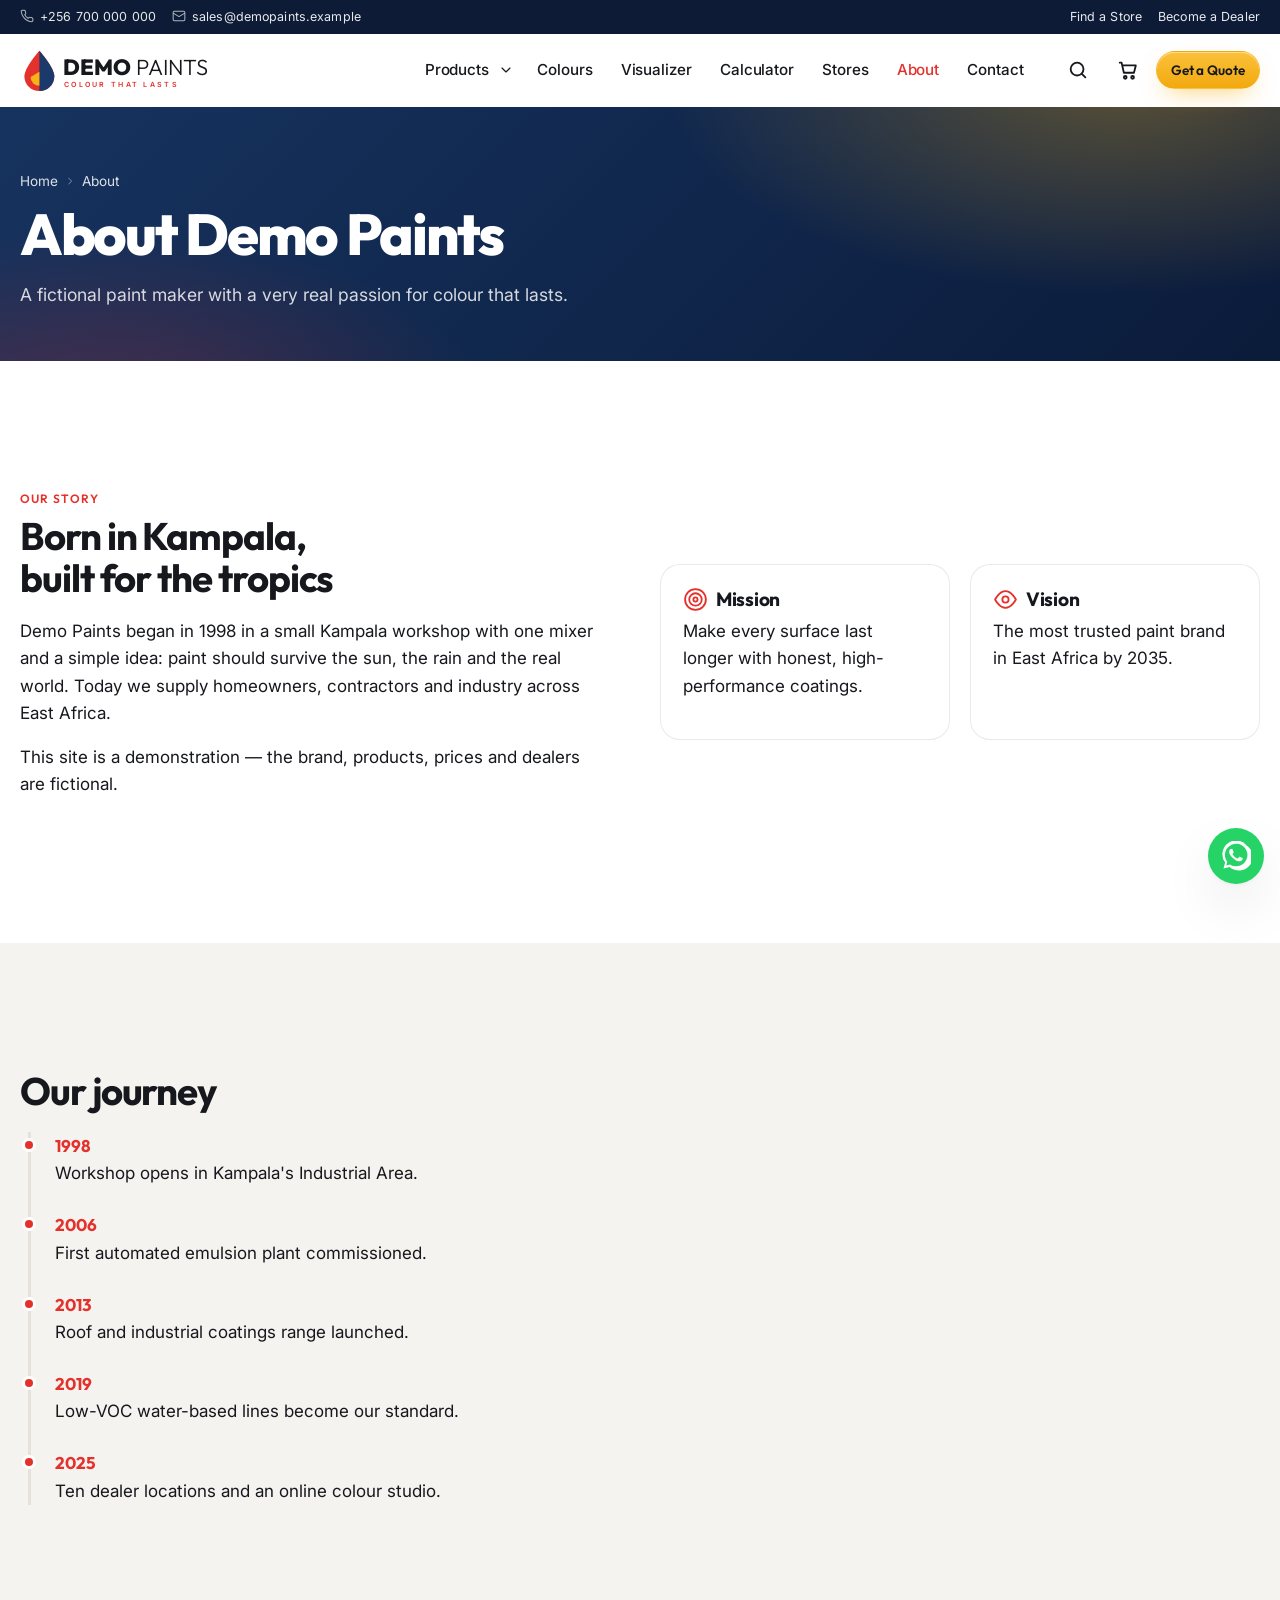
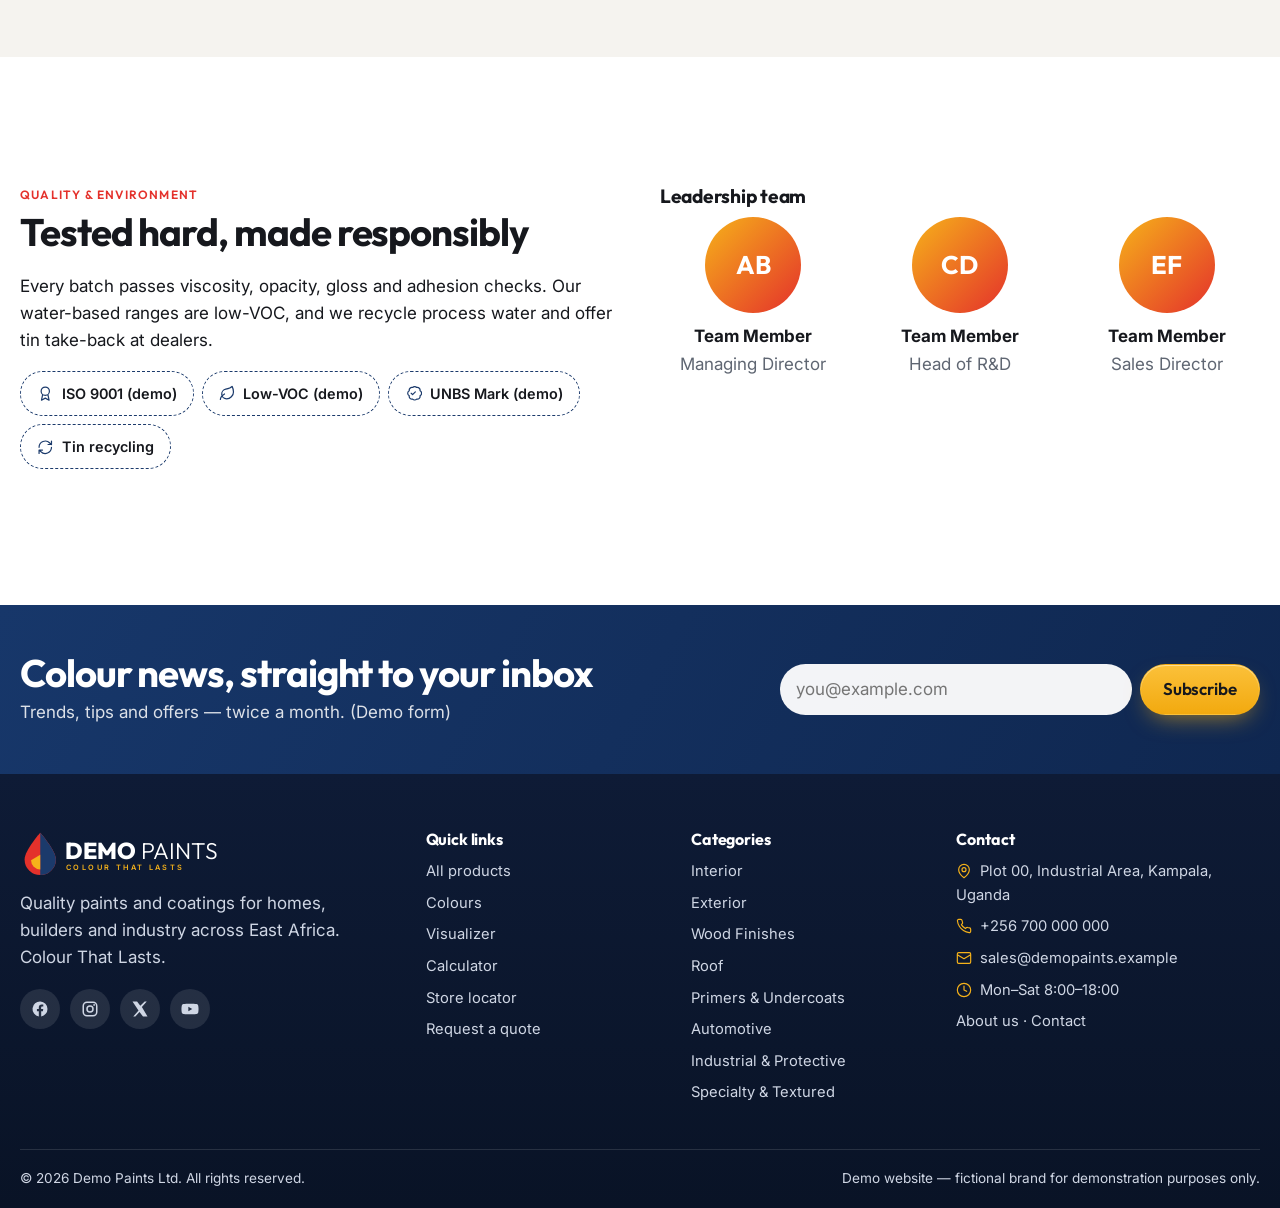
<file: about.html>
<!doctype html>
<html lang="en">
<head>
<meta charset="utf-8">
<meta name="viewport" content="width=device-width,initial-scale=1">
<title>About Demo Paints | Colour That Lasts</title>
<meta name="description" content="The story, mission and quality commitments of Demo Paints, a fictional East African paint manufacturer.">
<meta property="og:title" content="About Demo Paints | Colour That Lasts">
<meta property="og:description" content="The story, mission and quality commitments of Demo Paints, a fictional East African paint manufacturer.">
<meta property="og:type" content="website">
<meta name="theme-color" content="#1B3A6B">
<link rel="preconnect" href="https://fonts.googleapis.com">
<link rel="preconnect" href="https://fonts.gstatic.com" crossorigin>
<link href="https://fonts.googleapis.com/css2?family=Inter:wght@400;500;600&family=Outfit:wght@300;600;700;800&display=swap" rel="stylesheet">
<link rel="stylesheet" href="assets/css/style.css">
</head>
<body data-page="about">
<div id="site-header"></div>
<main id="main">
<div class="page-hero"><div class="container"><div class="crumbs"><a href="index.html">Home</a> <i data-ic="chevron-right"></i> About</div><h1>About Demo Paints</h1><p>A fictional paint maker with a very real passion for colour that lasts.</p></div></div><section class="section"><div class="container grid g2" style="align-items:center;gap:40px"><div><span class="eyebrow">Our story</span><h2>Born in Kampala, built for the tropics</h2><p>Demo Paints began in 1998 in a small Kampala workshop with one mixer and a simple idea: paint should survive the sun, the rain and the real world. Today we supply homeowners, contractors and industry across East Africa.</p><p>This site is a demonstration — the brand, products, prices and dealers are fictional.</p></div>
<div class="grid g2"><div class="info-card reveal"><h3 class="ic-h"><i data-ic="target"></i>Mission</h3><p>Make every surface last longer with honest, high-performance coatings.</p></div><div class="info-card reveal"><h3 class="ic-h"><i data-ic="eye"></i>Vision</h3><p>The most trusted paint brand in East Africa by 2035.</p></div></div></div></section>
<section class="section section-alt"><div class="container"><h2>Our journey</h2><div class="timeline"><div class="tl"><b>1998</b><p>Workshop opens in Kampala's Industrial Area.</p></div><div class="tl"><b>2006</b><p>First automated emulsion plant commissioned.</p></div><div class="tl"><b>2013</b><p>Roof and industrial coatings range launched.</p></div><div class="tl"><b>2019</b><p>Low-VOC water-based lines become our standard.</p></div><div class="tl"><b>2025</b><p>Ten dealer locations and an online colour studio.</p></div></div></div></section>
<section class="section"><div class="container grid g2" style="gap:40px"><div><span class="eyebrow">Quality &amp; environment</span><h2>Tested hard, made responsibly</h2><p>Every batch passes viscosity, opacity, gloss and adhesion checks. Our water-based ranges are low-VOC, and we recycle process water and offer tin take-back at dealers.</p><div><span class="cert"><i data-ic="medal"></i>ISO 9001 (demo)</span><span class="cert"><i data-ic="leaf"></i>Low-VOC (demo)</span><span class="cert"><i data-ic="badge"></i>UNBS Mark (demo)</span><span class="cert"><i data-ic="recycle"></i>Tin recycling</span></div></div>
<div><h3>Leadership team</h3><div class="grid g3 keep2"><div class="team"><div class="av">AB</div><strong>Team Member</strong><p class="muted" style="margin:0">Managing Director</p></div><div class="team"><div class="av">CD</div><strong>Team Member</strong><p class="muted" style="margin:0">Head of R&amp;D</p></div><div class="team"><div class="av">EF</div><strong>Team Member</strong><p class="muted" style="margin:0">Sales Director</p></div></div></div></div></section>
</main>
<div id="site-footer"></div>
<script src="assets/js/products.js" defer></script>
<script src="assets/js/cart.js" defer></script>
<script src="assets/js/main.js" defer></script>
<script src="assets/js/pages.js" defer></script>
</body>
</html>
</file>
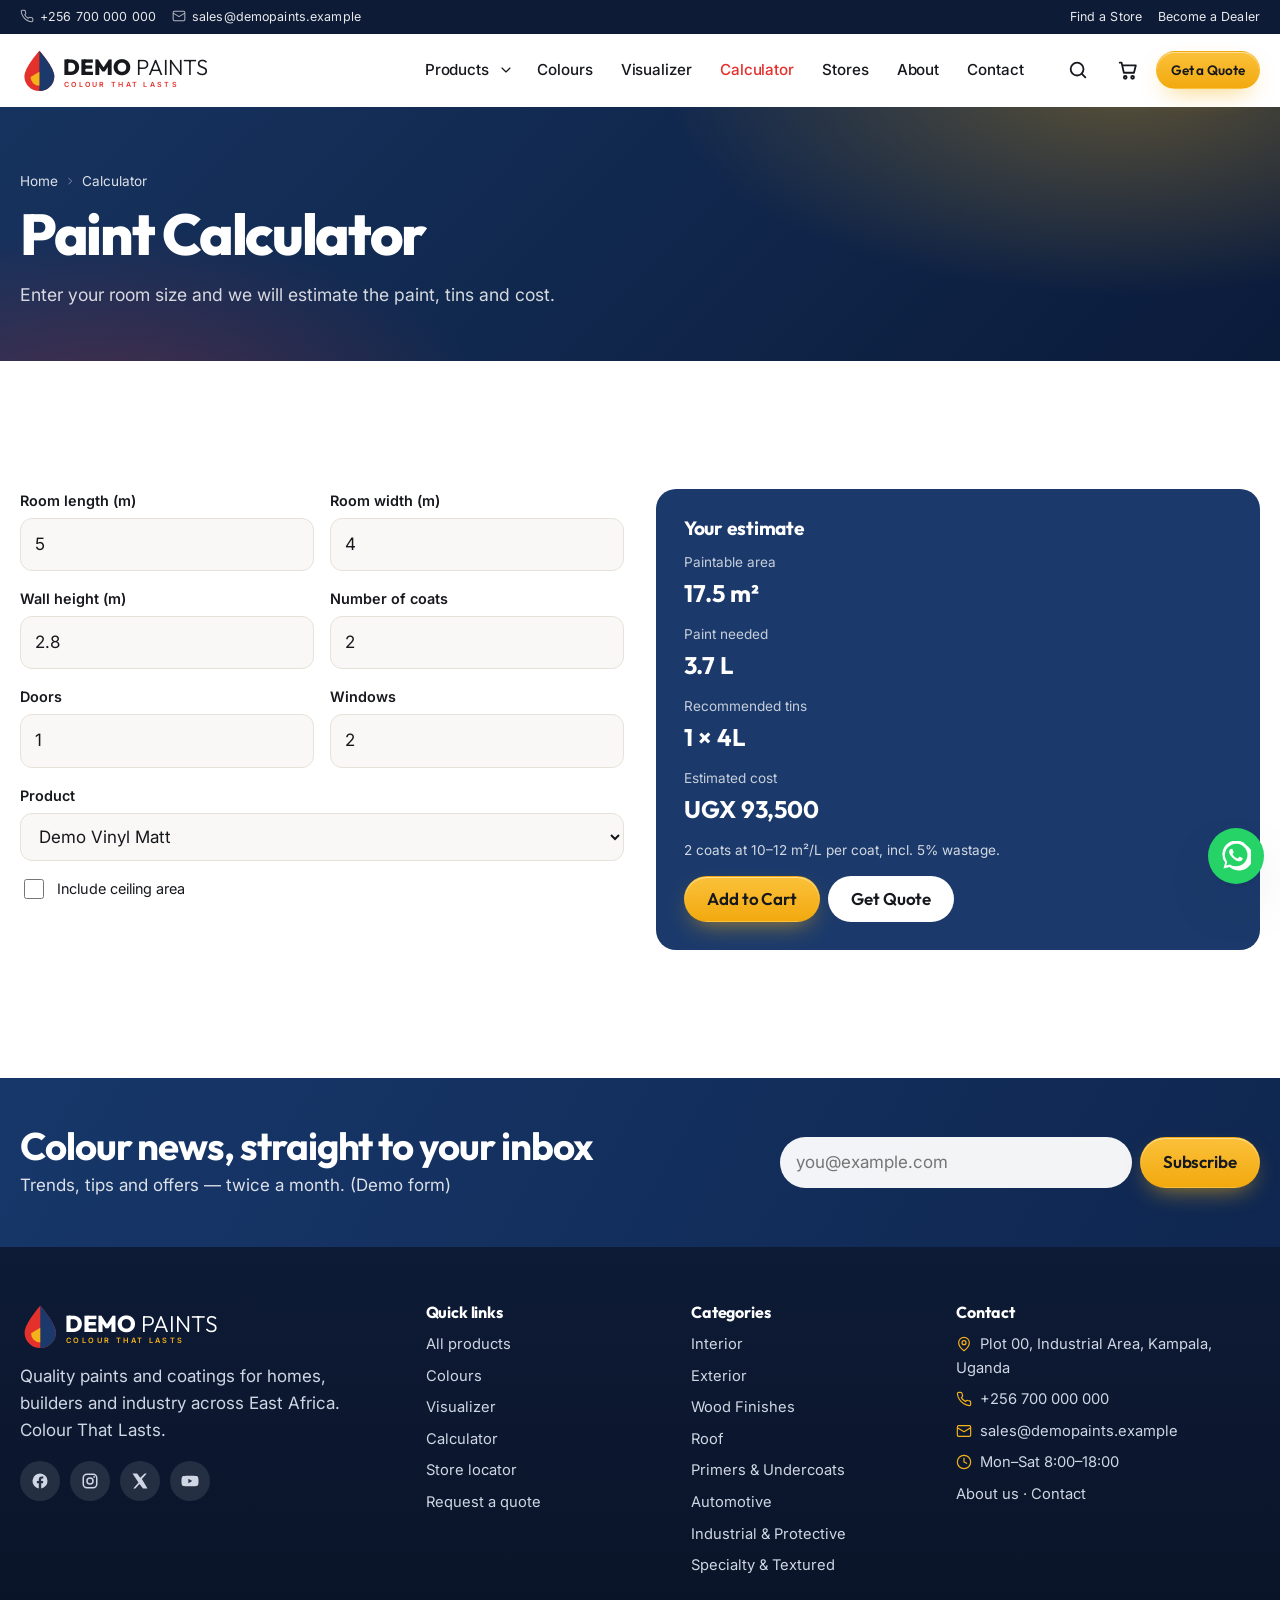
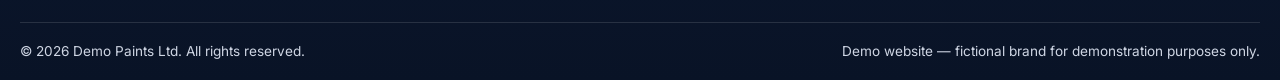
<file: calculator.html>
<!doctype html>
<html lang="en">
<head>
<meta charset="utf-8">
<meta name="viewport" content="width=device-width,initial-scale=1">
<title>Paint Quantity Calculator | Demo Paints</title>
<meta name="description" content="Work out how many litres of paint you need, the best tin combination and an estimated cost.">
<meta property="og:title" content="Paint Quantity Calculator | Demo Paints">
<meta property="og:description" content="Work out how many litres of paint you need, the best tin combination and an estimated cost.">
<meta property="og:type" content="website">
<meta name="theme-color" content="#1B3A6B">
<link rel="preconnect" href="https://fonts.googleapis.com">
<link rel="preconnect" href="https://fonts.gstatic.com" crossorigin>
<link href="https://fonts.googleapis.com/css2?family=Inter:wght@400;500;600&family=Outfit:wght@300;600;700;800&display=swap" rel="stylesheet">
<link rel="stylesheet" href="assets/css/style.css">
</head>
<body data-page="calculator">
<div id="site-header"></div>
<main id="main">
<div class="page-hero"><div class="container"><div class="crumbs"><a href="index.html">Home</a> <i data-ic="chevron-right"></i> Calculator</div><h1>Paint Calculator</h1><p>Enter your room size and we will estimate the paint, tins and cost.</p></div></div><section class="section"><div class="container calc-grid"><form id="calc-form" novalidate>
<div class="form-row"><div class="field"><label for="c-length">Room length (m)</label><input id="c-length" name="length" type="number" min="0" step="0.1" value="5"></div><div class="field"><label for="c-width">Room width (m)</label><input id="c-width" name="width" type="number" min="0" step="0.1" value="4"></div></div>
<div class="form-row"><div class="field"><label for="c-height">Wall height (m)</label><input id="c-height" name="height" type="number" min="0" step="0.1" value="2.8"></div><div class="field"><label for="c-coats">Number of coats</label><input id="c-coats" name="coats" type="number" min="1" max="4" value="2"></div></div>
<div class="form-row"><div class="field"><label for="c-doors">Doors</label><input id="c-doors" name="doors" type="number" min="0" value="1"></div><div class="field"><label for="c-windows">Windows</label><input id="c-windows" name="windows" type="number" min="0" value="2"></div></div>
<div class="field"><label for="c-product">Product</label><select id="c-product" name="product"></select></div>
<label class="check"><input type="checkbox" name="ceiling"><span>Include ceiling area</span></label></form>
<div class="result-card"><h3>Your estimate</h3><dl><dt>Paintable area</dt><dd id="r-area">—</dd><dt>Paint needed</dt><dd id="r-litres">—</dd><dt>Recommended tins</dt><dd id="r-tins">—</dd><dt>Estimated cost</dt><dd id="r-cost">—</dd></dl><p id="r-note" style="opacity:.8;font-size:.85rem;margin-top:12px"></p>
<div id="r-actions" style="display:flex;gap:8px;flex-wrap:wrap;margin-top:12px"><button class="btn btn-accent" id="r-cart" type="button">Add to Cart</button><button class="btn btn-white" id="r-quote" type="button">Get Quote</button></div></div></div></section>
</main>
<div id="site-footer"></div>
<script src="assets/js/products.js" defer></script>
<script src="assets/js/cart.js" defer></script>
<script src="assets/js/main.js" defer></script>
<script src="assets/js/pages.js" defer></script>
</body>
</html>
</file>
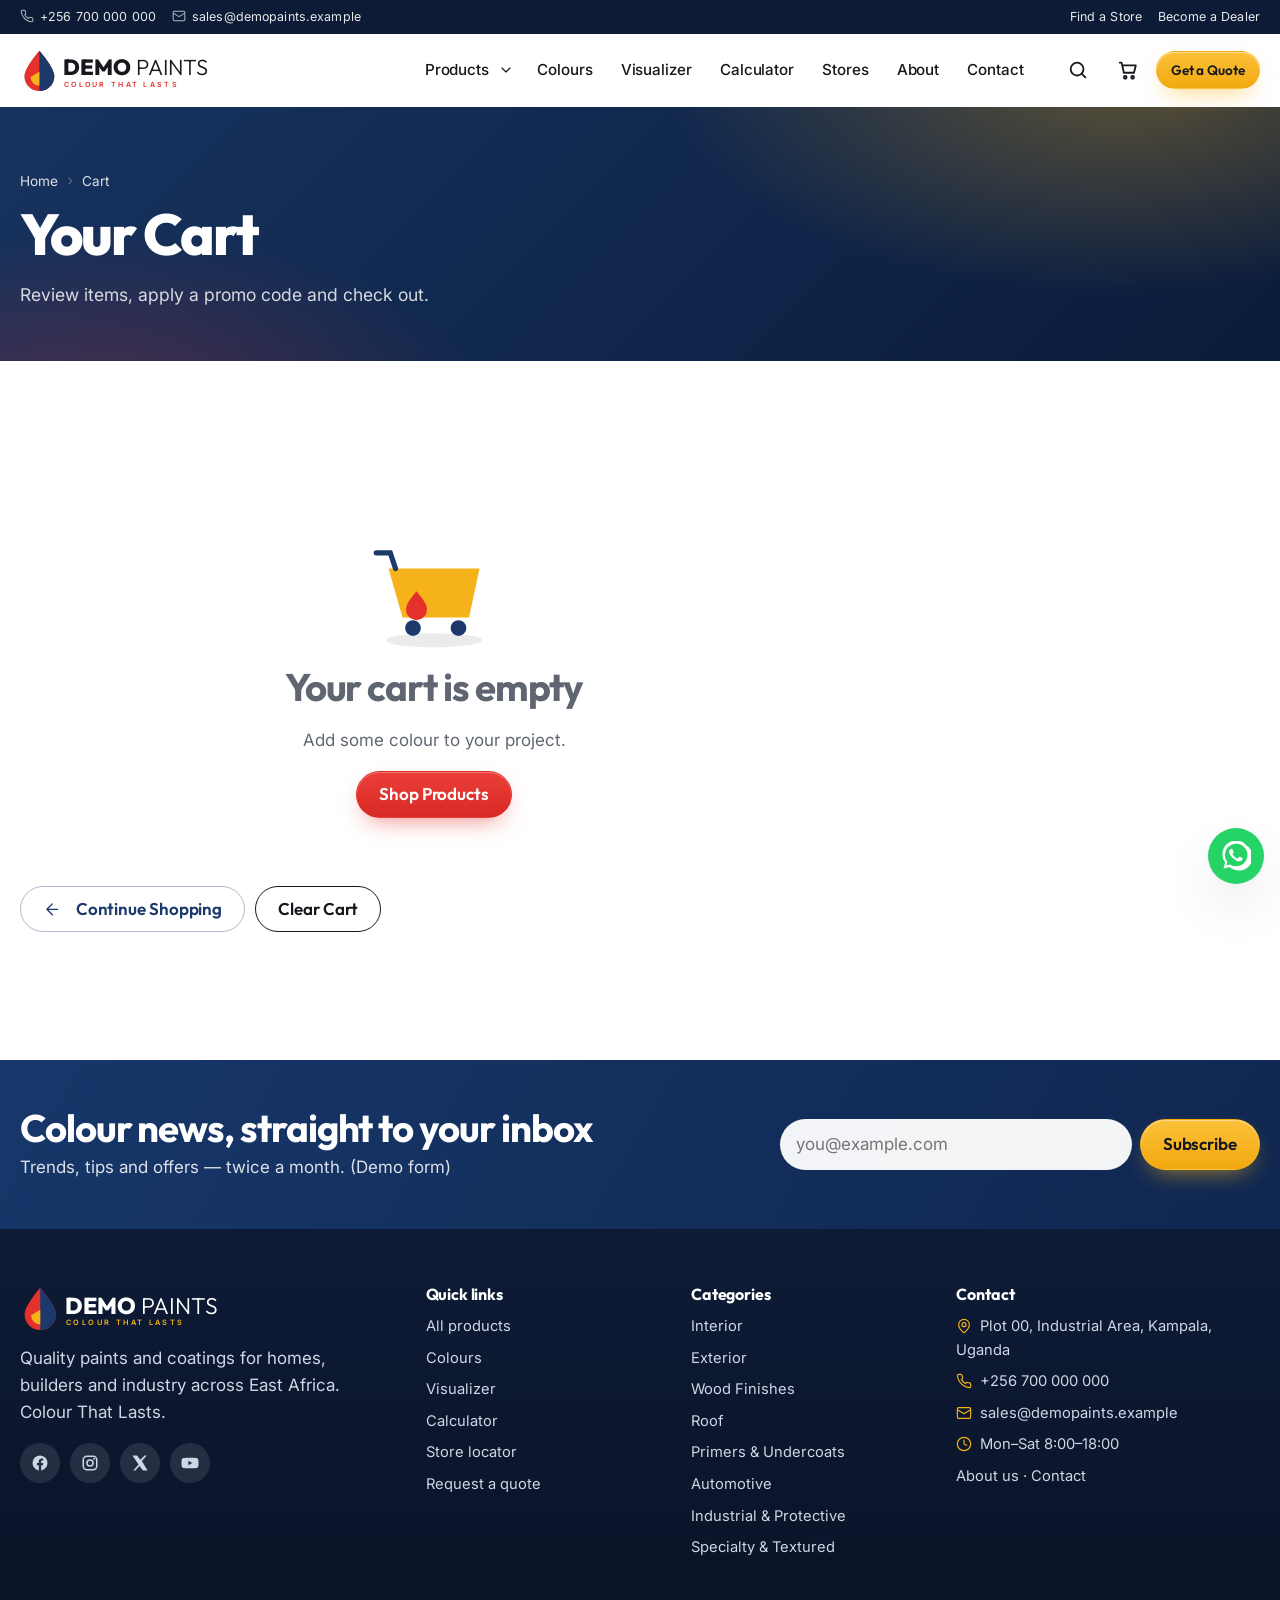
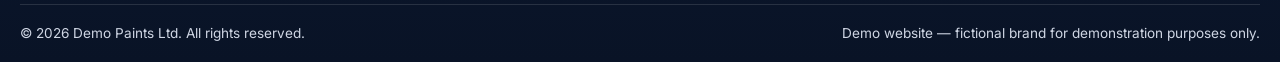
<file: cart.html>
<!doctype html>
<html lang="en">
<head>
<meta charset="utf-8">
<meta name="viewport" content="width=device-width,initial-scale=1">
<title>Your Cart | Demo Paints</title>
<meta name="description" content="Review your Demo Paints cart, apply a promo code, and check out or convert it to a quote.">
<meta property="og:title" content="Your Cart | Demo Paints">
<meta property="og:description" content="Review your Demo Paints cart, apply a promo code, and check out or convert it to a quote.">
<meta property="og:type" content="website">
<meta name="theme-color" content="#1B3A6B">
<link rel="preconnect" href="https://fonts.googleapis.com">
<link rel="preconnect" href="https://fonts.gstatic.com" crossorigin>
<link href="https://fonts.googleapis.com/css2?family=Inter:wght@400;500;600&family=Outfit:wght@300;600;700;800&display=swap" rel="stylesheet">
<link rel="stylesheet" href="assets/css/style.css">
</head>
<body data-page="cart">
<div id="site-header"></div>
<main id="main">
<div class="page-hero"><div class="container"><div class="crumbs"><a href="index.html">Home</a> <i data-ic="chevron-right"></i> Cart</div><h1>Your Cart</h1><p>Review items, apply a promo code and check out.</p></div></div><section class="section"><div class="container cart-layout"><div><div id="cart-lines"></div>
<div style="display:flex;gap:10px;flex-wrap:wrap;margin-top:20px"><a class="btn btn-outline" href="products.html"><i data-ic="arrow-left"></i> Continue Shopping</a><button class="btn btn-ghost" id="btn-clear" type="button" style="color:var(--ink)">Clear Cart</button></div></div>
<aside class="summary" id="cart-summary" aria-label="Order summary"><h2 style="font-size:1.3rem">Order summary</h2>
<div class="row"><span>Subtotal</span><span id="s-sub"></span></div><div class="row" id="s-disc-row" hidden><span>Discount</span><span id="s-disc"></span></div>
<div class="row" id="s-vat-row"><span>VAT (18%)</span><span id="s-vat"></span></div><div class="row"><span>Delivery</span><span id="s-del"></span></div>
<p class="hint" id="s-free" style="margin:0"></p><div class="row total"><span>Total</span><span id="s-total"></span></div>
<form class="promo" id="promo-form"><label class="sr-only" for="promo-in">Promo code</label><input class="input" id="promo-in" placeholder="Promo code (try DEMO10)" autocomplete="off"><button class="btn btn-outline btn-sm" type="submit">Apply</button></form>
<button class="btn btn-primary btn-block" id="btn-checkout" type="button">Proceed to Checkout</button><button class="btn btn-outline btn-block" id="btn-to-quote" type="button" style="margin-top:10px">Convert Cart to Quote</button></aside></div></section>
</main>
<div id="site-footer"></div>
<script src="assets/js/products.js" defer></script>
<script src="assets/js/cart.js" defer></script>
<script src="assets/js/main.js" defer></script>
<script src="assets/js/pages.js" defer></script>
</body>
</html>
</file>
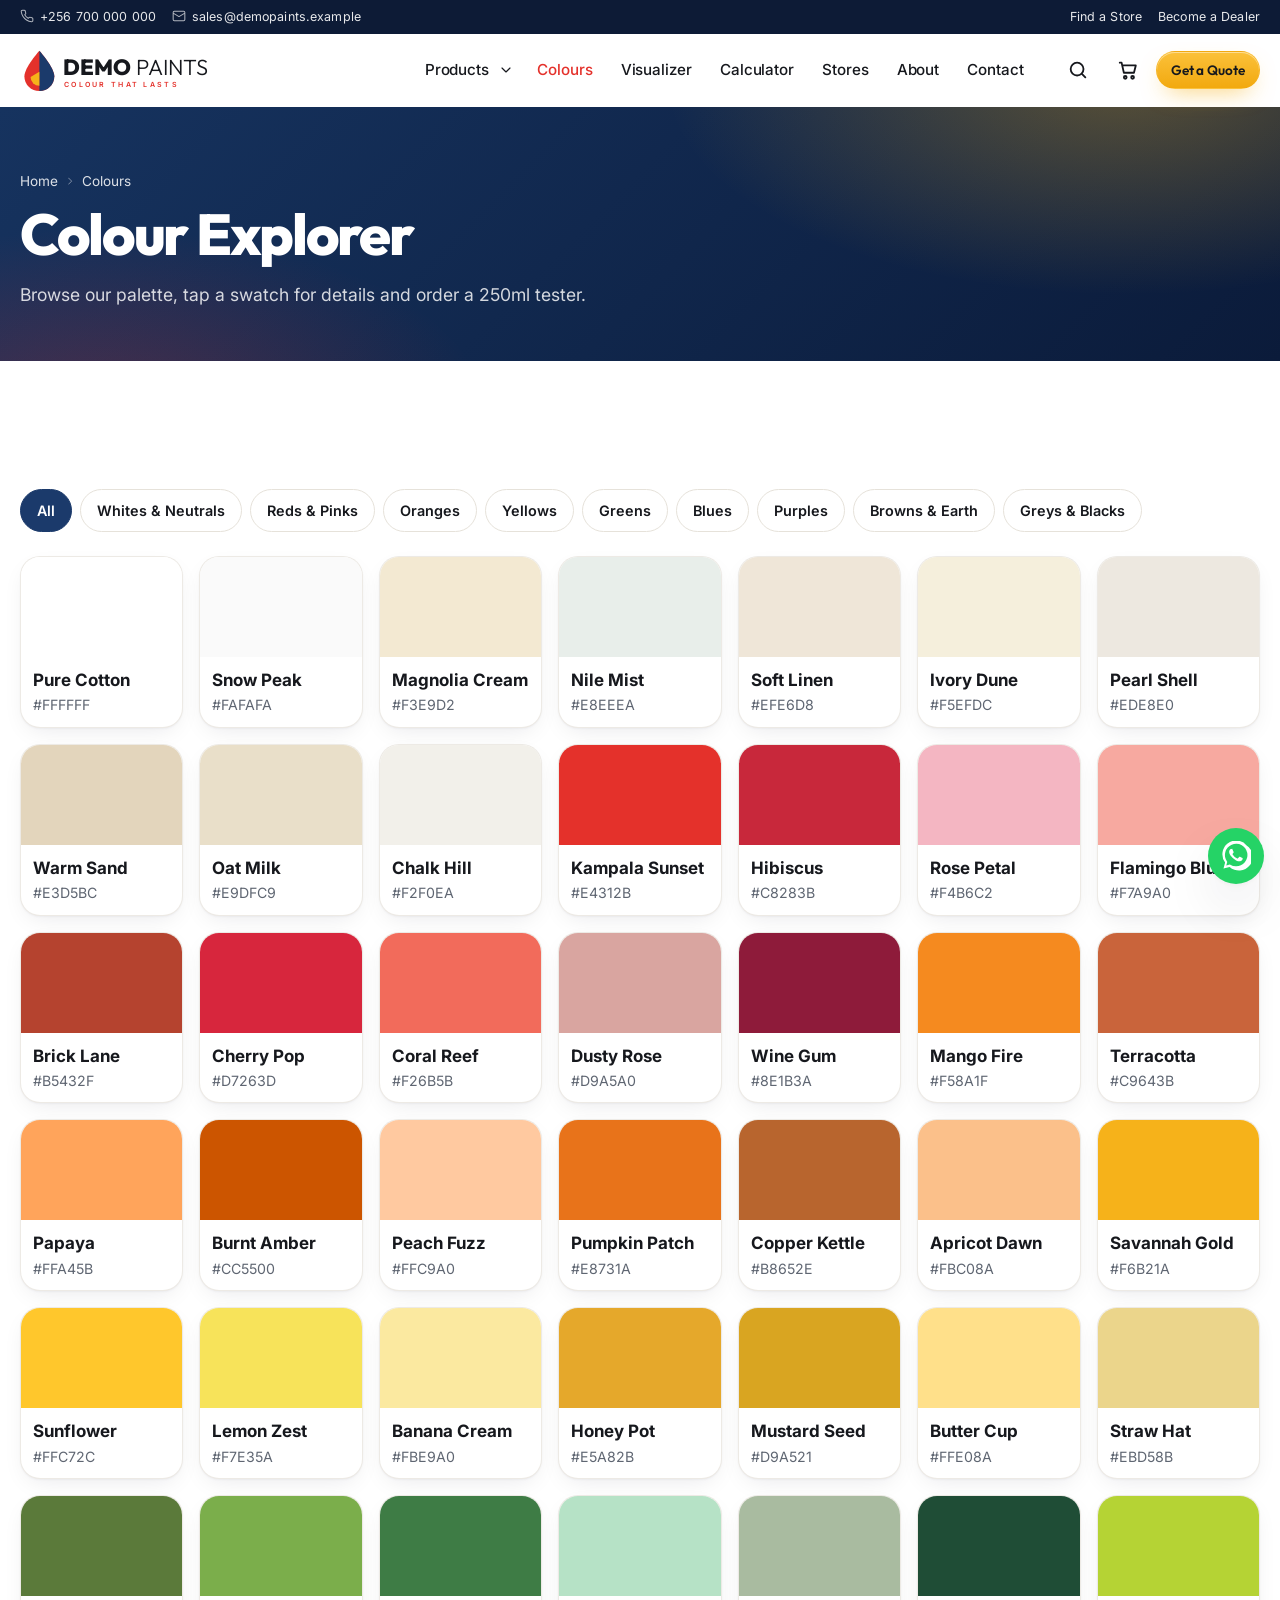
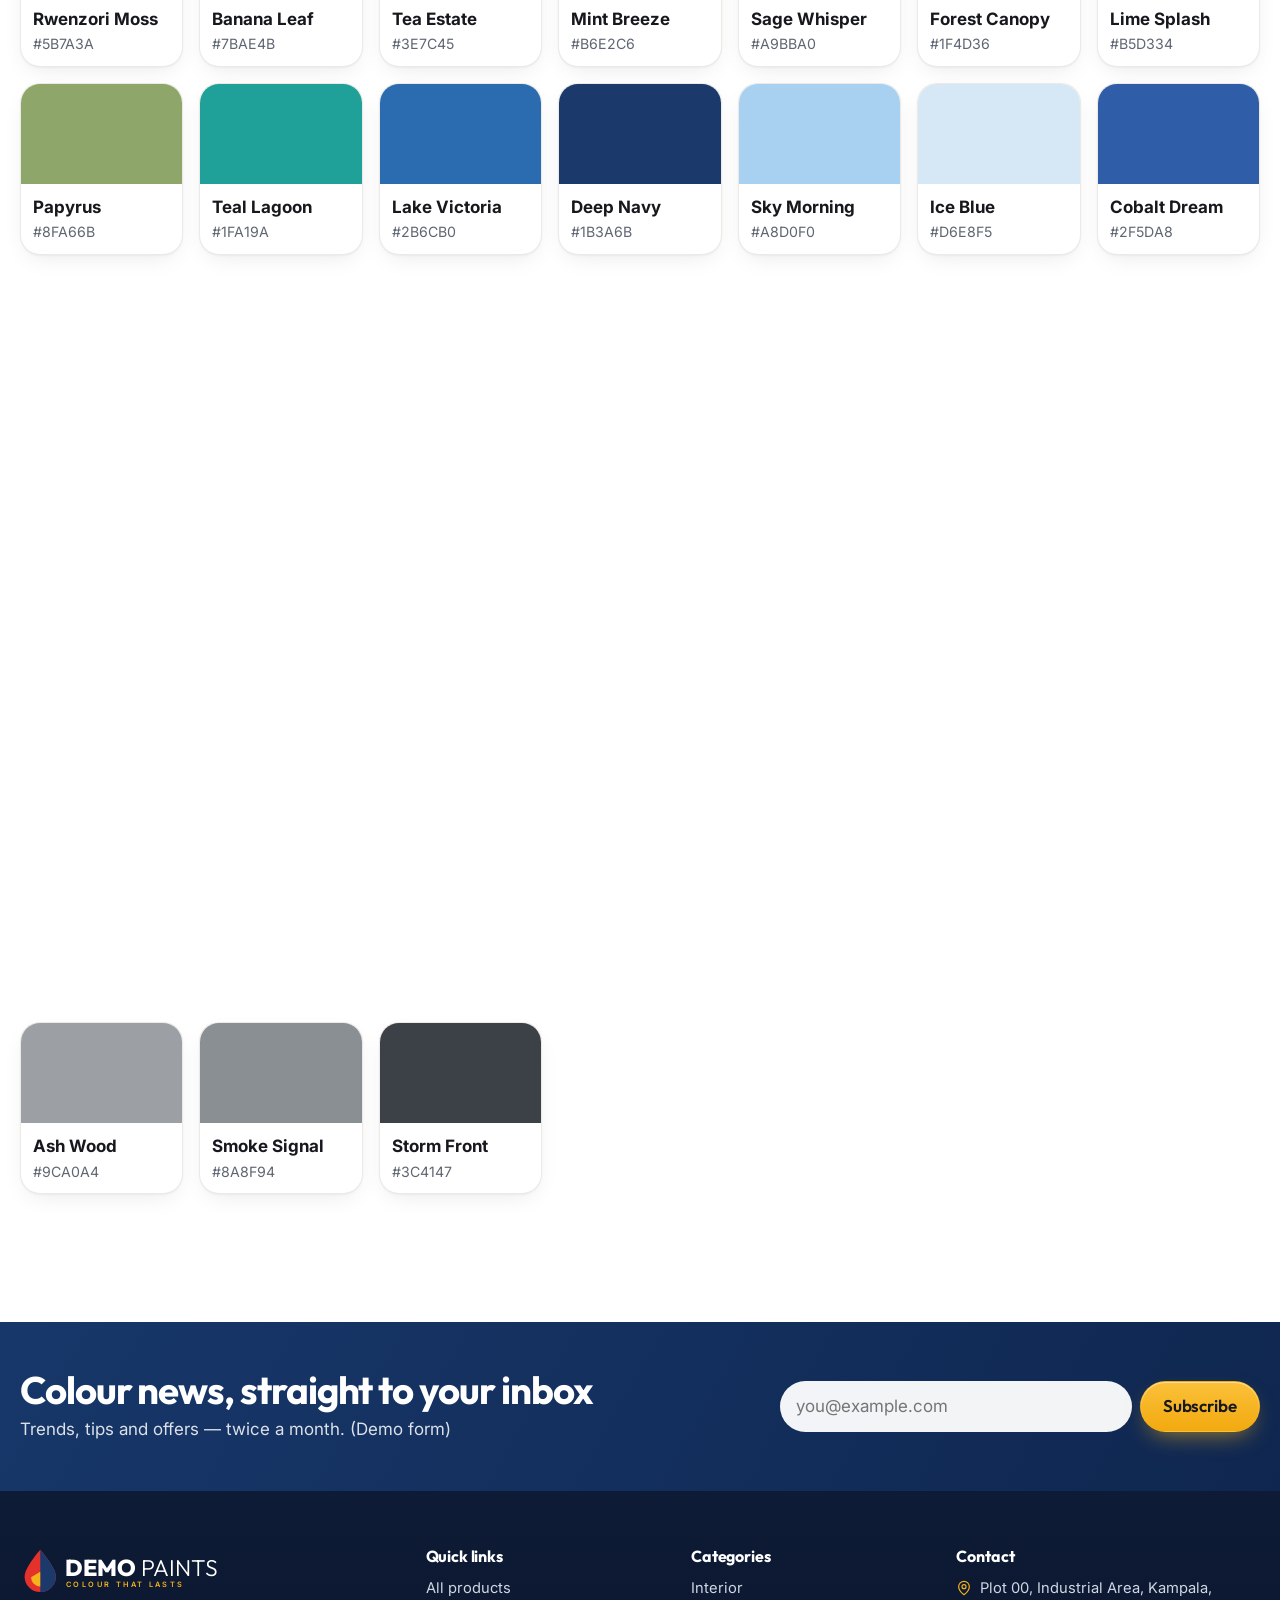
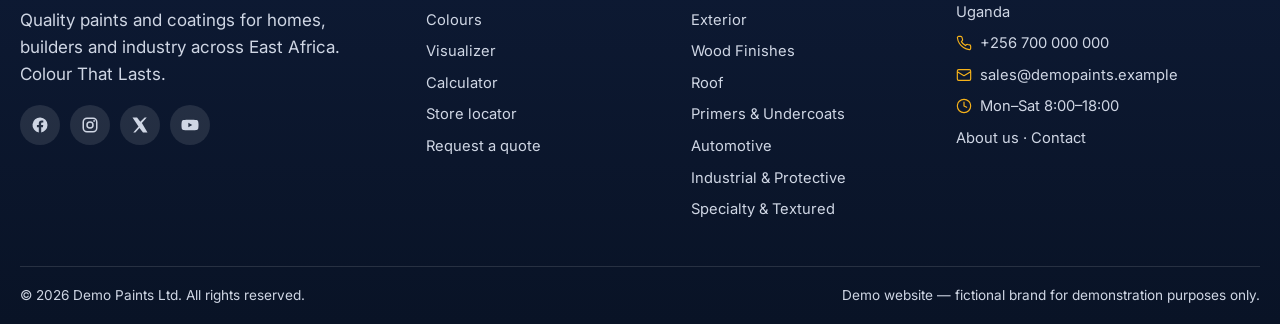
<file: colours.html>
<!doctype html>
<html lang="en">
<head>
<meta charset="utf-8">
<meta name="viewport" content="width=device-width,initial-scale=1">
<title>Colour Explorer — 80 Paint Colours | Demo Paints</title>
<meta name="description" content="Explore 80 named Demo Paints colours across nine families. View HEX/RGB values, complementary shades and add a sample.">
<meta property="og:title" content="Colour Explorer — 80 Paint Colours | Demo Paints">
<meta property="og:description" content="Explore 80 named Demo Paints colours across nine families. View HEX/RGB values, complementary shades and add a sample.">
<meta property="og:type" content="website">
<meta name="theme-color" content="#1B3A6B">
<link rel="preconnect" href="https://fonts.googleapis.com">
<link rel="preconnect" href="https://fonts.gstatic.com" crossorigin>
<link href="https://fonts.googleapis.com/css2?family=Inter:wght@400;500;600&family=Outfit:wght@300;600;700;800&display=swap" rel="stylesheet">
<link rel="stylesheet" href="assets/css/style.css">
</head>
<body data-page="colours">
<div id="site-header"></div>
<main id="main">
<div class="page-hero"><div class="container"><div class="crumbs"><a href="index.html">Home</a> <i data-ic="chevron-right"></i> Colours</div><h1>Colour Explorer</h1><p>Browse our palette, tap a swatch for details and order a 250ml tester.</p></div></div><section class="section"><div class="container"><div class="fam-tabs" id="fam-tabs" role="group" aria-label="Colour family"></div><div class="swatch-grid" id="swatch-grid"></div></div></section>
</main>
<div id="site-footer"></div>
<script src="assets/js/products.js" defer></script>
<script src="assets/js/cart.js" defer></script>
<script src="assets/js/main.js" defer></script>
<script src="assets/js/pages.js" defer></script>
</body>
</html>
</file>
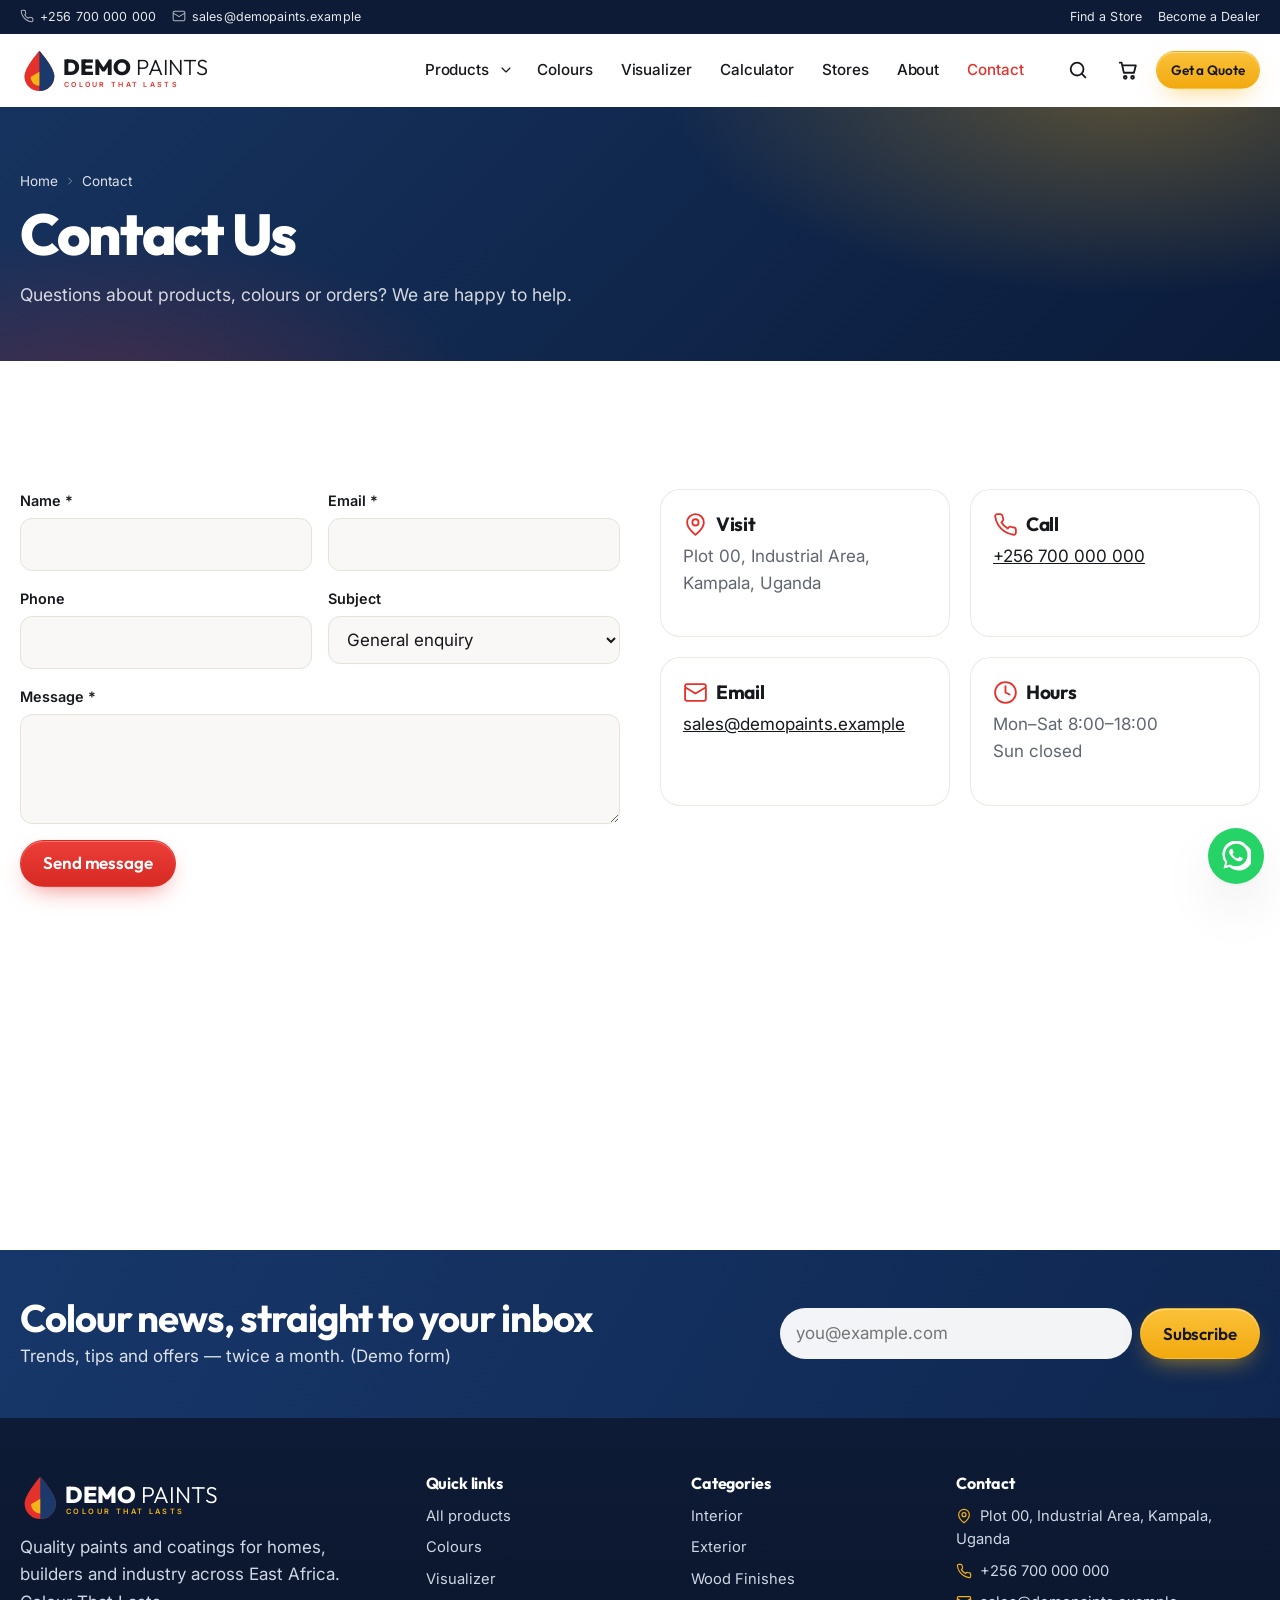
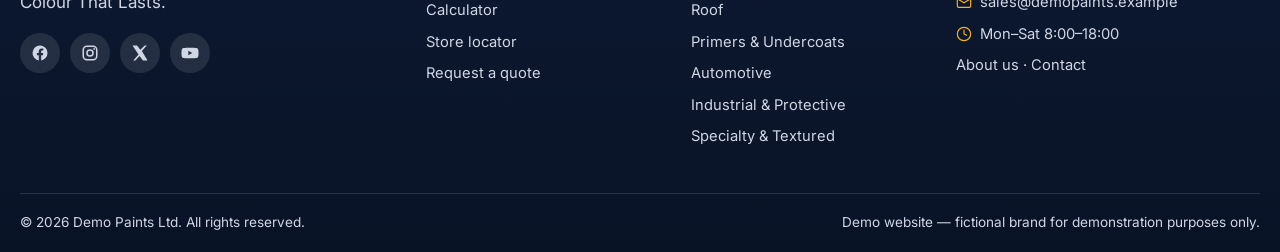
<file: contact.html>
<!doctype html>
<html lang="en">
<head>
<meta charset="utf-8">
<meta name="viewport" content="width=device-width,initial-scale=1">
<title>Contact Demo Paints</title>
<meta name="description" content="Contact Demo Paints: phone, email, WhatsApp, office hours and a message form.">
<meta property="og:title" content="Contact Demo Paints">
<meta property="og:description" content="Contact Demo Paints: phone, email, WhatsApp, office hours and a message form.">
<meta property="og:type" content="website">
<meta name="theme-color" content="#1B3A6B">
<link rel="preconnect" href="https://fonts.googleapis.com">
<link rel="preconnect" href="https://fonts.gstatic.com" crossorigin>
<link href="https://fonts.googleapis.com/css2?family=Inter:wght@400;500;600&family=Outfit:wght@300;600;700;800&display=swap" rel="stylesheet">
<link rel="stylesheet" href="assets/css/style.css">
</head>
<body data-page="contact">
<div id="site-header"></div>
<main id="main">
<div class="page-hero"><div class="container"><div class="crumbs"><a href="index.html">Home</a> <i data-ic="chevron-right"></i> Contact</div><h1>Contact Us</h1><p>Questions about products, colours or orders? We are happy to help.</p></div></div><section class="section"><div class="container grid g2" style="gap:40px;align-items:start"><div><form id="contact-form" novalidate>
<div class="form-row"><div class="field"><label for="ct-name">Name *</label><input id="ct-name" name="name" autocomplete="name"><span class="err"></span></div><div class="field"><label for="ct-email">Email *</label><input id="ct-email" name="email" type="email" autocomplete="email"><span class="err"></span></div></div>
<div class="form-row"><div class="field"><label for="ct-phone">Phone</label><input id="ct-phone" name="phone" type="tel" autocomplete="tel"></div><div class="field"><label for="ct-subject">Subject</label><select id="ct-subject" name="subject"><option>General enquiry</option><option>Product advice</option><option>Order support</option><option>Become a dealer</option><option>Careers</option></select></div></div>
<div class="field"><label for="ct-message">Message *</label><textarea id="ct-message" name="message"></textarea><span class="err"></span></div><button class="btn btn-primary" type="submit">Send message</button></form><div id="contact-result" class="mt" aria-live="polite"></div></div>
<div class="grid" style="gap:16px"><div class="grid g2 keep2"><div class="info-card"><h3 class="ic-h"><i data-ic="pin"></i>Visit</h3><p class="muted">Plot 00, Industrial Area, Kampala, Uganda</p></div><div class="info-card"><h3 class="ic-h"><i data-ic="phone"></i>Call</h3><p><a href="tel:+256700000000">+256 700 000 000</a></p></div><div class="info-card"><h3 class="ic-h"><i data-ic="mail"></i>Email</h3><p><a href="mailto:sales@demopaints.example">sales@demopaints.example</a></p></div><div class="info-card"><h3 class="ic-h"><i data-ic="clock"></i>Hours</h3><p class="muted">Mon–Sat 8:00–18:00<br>Sun closed</p></div></div>
<iframe title="Map of Kampala" loading="lazy" style="width:100%;height:300px;border:0;border-radius:14px" src="https://www.openstreetmap.org/export/embed.html?bbox=32.52%2C0.28%2C32.64%2C0.35&layer=mapnik&marker=0.3136%2C32.5811"></iframe></div></div></section>
</main>
<div id="site-footer"></div>
<script src="assets/js/products.js" defer></script>
<script src="assets/js/cart.js" defer></script>
<script src="assets/js/main.js" defer></script>
<script src="assets/js/pages.js" defer></script>
</body>
</html>
</file>
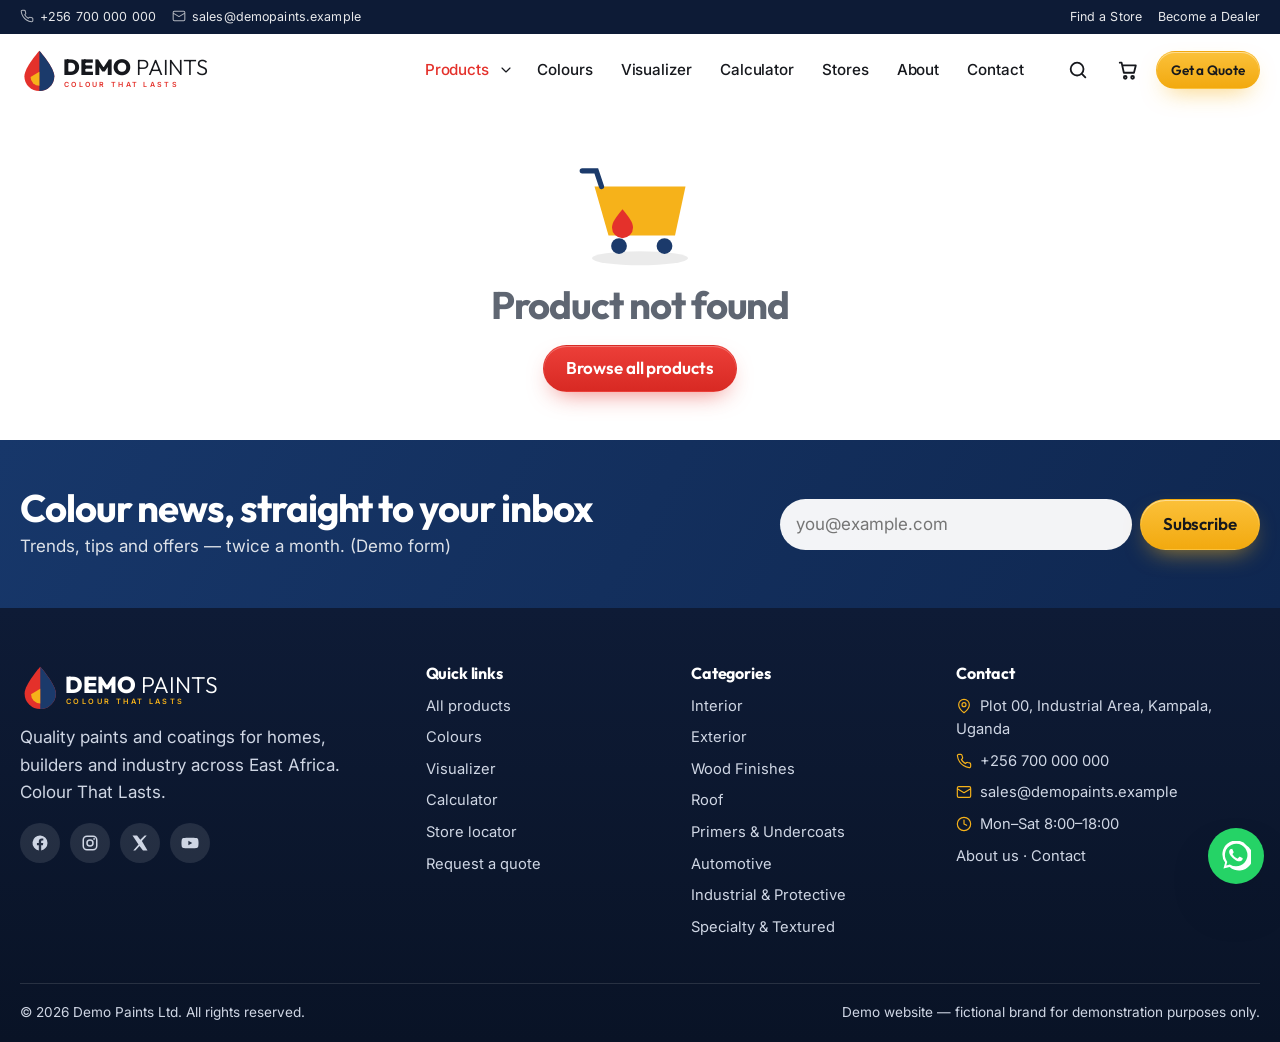
<file: product.html>
<!doctype html>
<html lang="en">
<head>
<meta charset="utf-8">
<meta name="viewport" content="width=device-width,initial-scale=1">
<title>Product | Demo Paints</title>
<meta name="description" content="Product details, sizes, colours and technical data from Demo Paints.">
<meta property="og:title" content="Product | Demo Paints">
<meta property="og:description" content="Product details, sizes, colours and technical data from Demo Paints.">
<meta property="og:type" content="website">
<meta name="theme-color" content="#1B3A6B">
<link rel="preconnect" href="https://fonts.googleapis.com">
<link rel="preconnect" href="https://fonts.gstatic.com" crossorigin>
<link href="https://fonts.googleapis.com/css2?family=Inter:wght@400;500;600&family=Outfit:wght@300;600;700;800&display=swap" rel="stylesheet">
<link rel="stylesheet" href="assets/css/style.css">
</head>
<body data-page="product">
<div id="site-header"></div>
<main id="main">
<div id="pd-root"></div>
</main>
<div id="site-footer"></div>
<script src="assets/js/products.js" defer></script>
<script src="assets/js/cart.js" defer></script>
<script src="assets/js/main.js" defer></script>
<script src="assets/js/pages.js" defer></script>
</body>
</html>
</file>
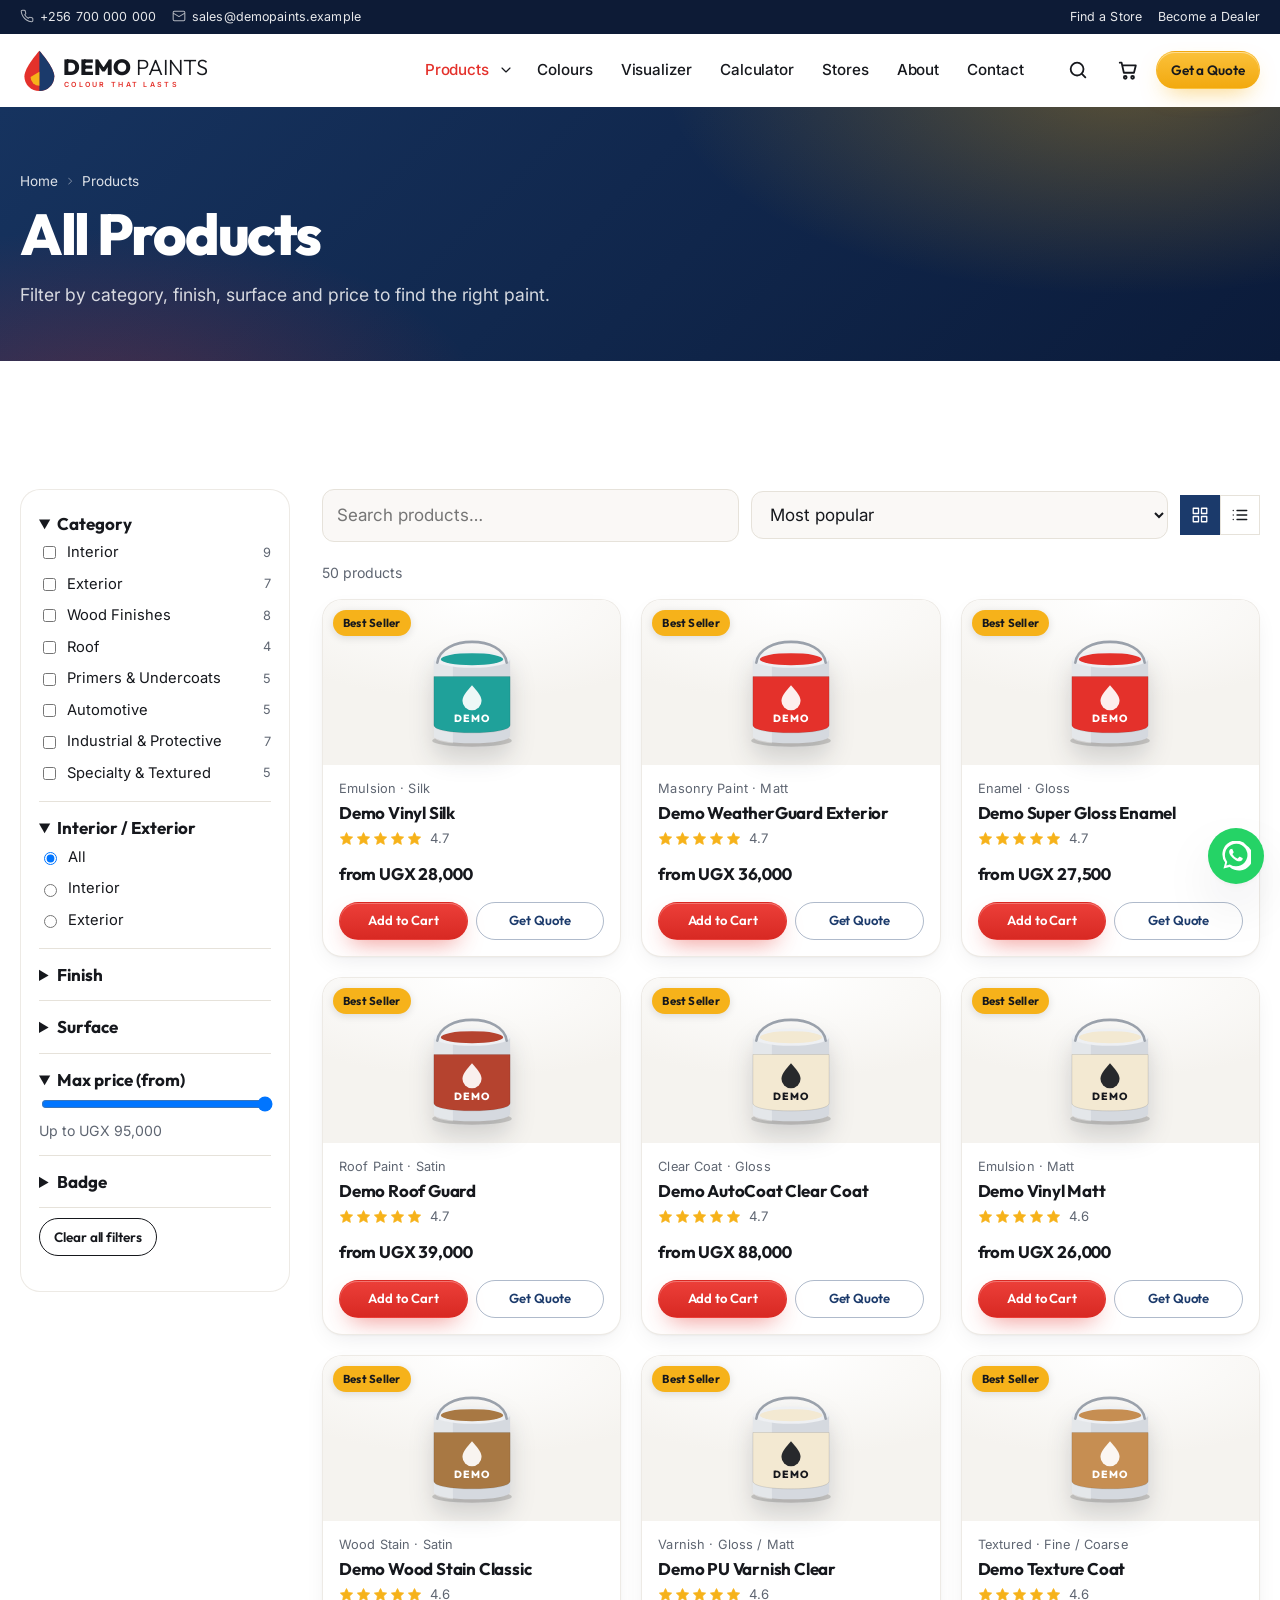
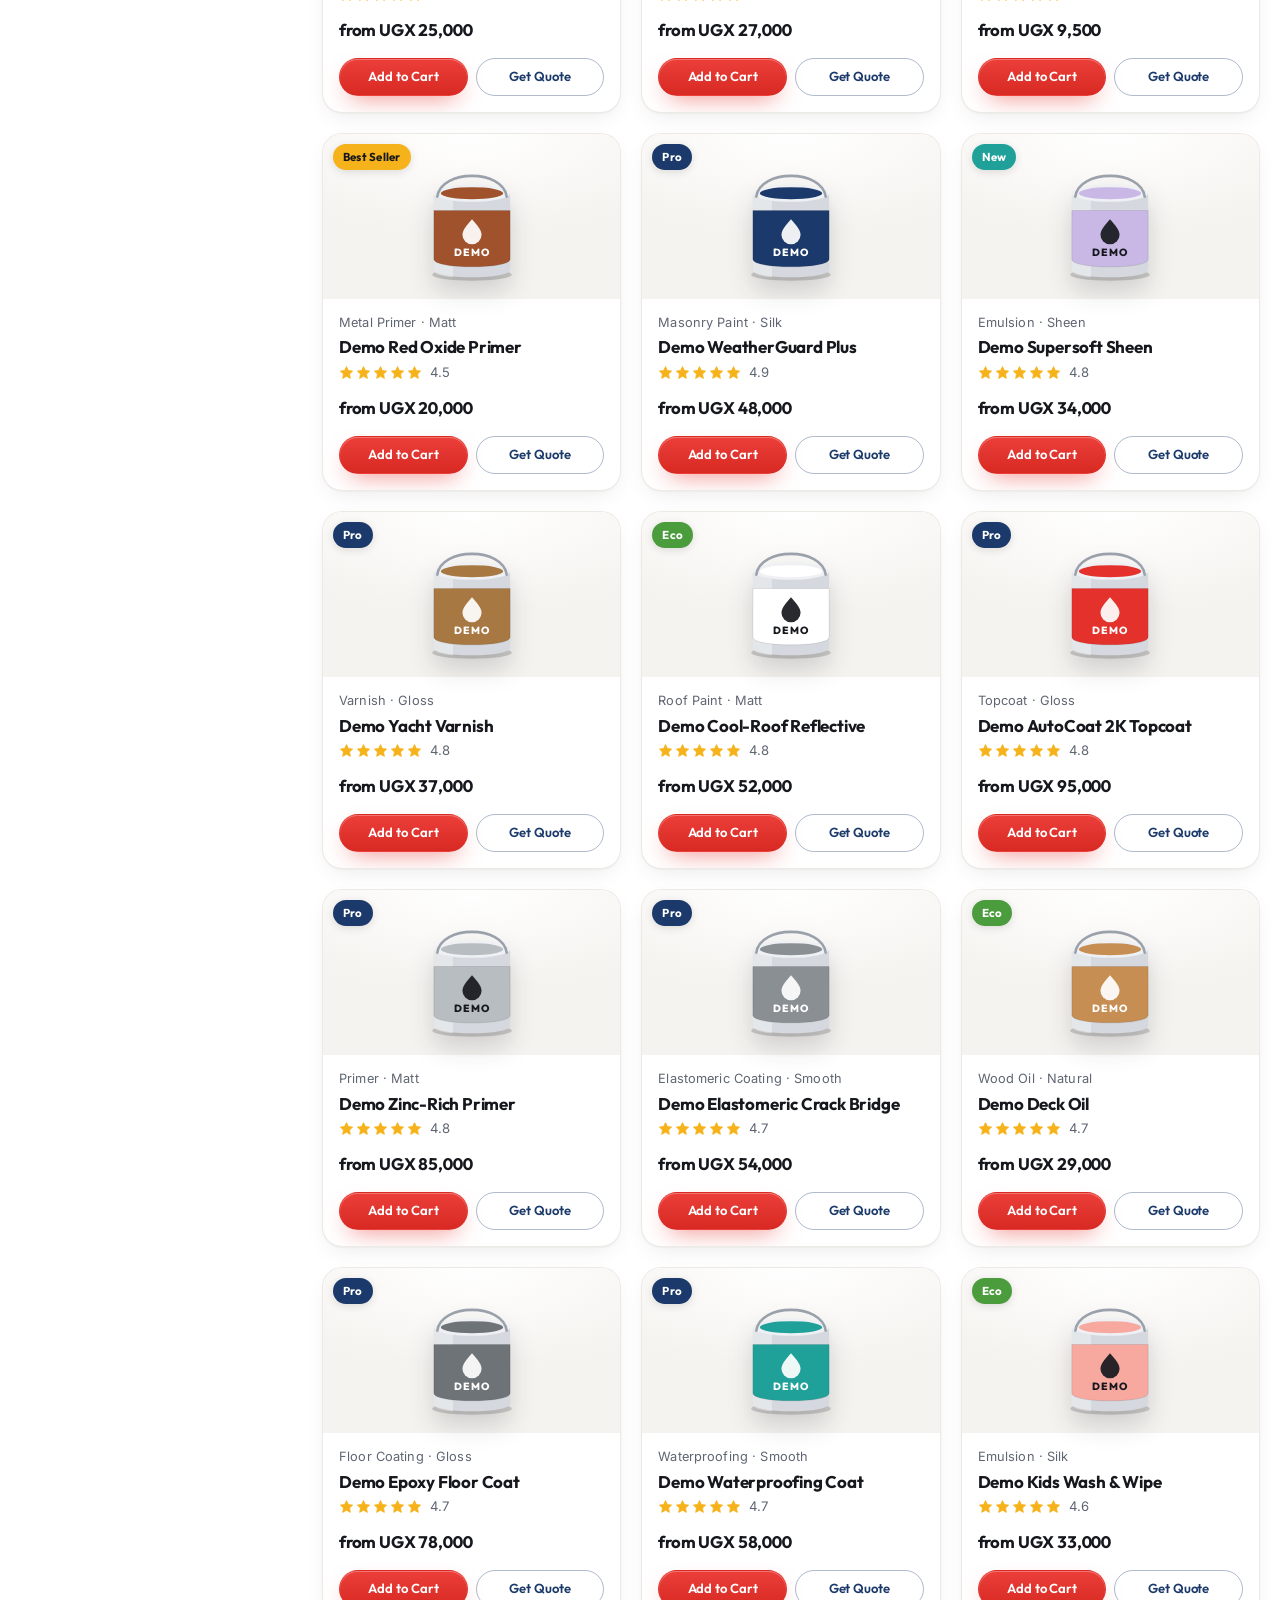
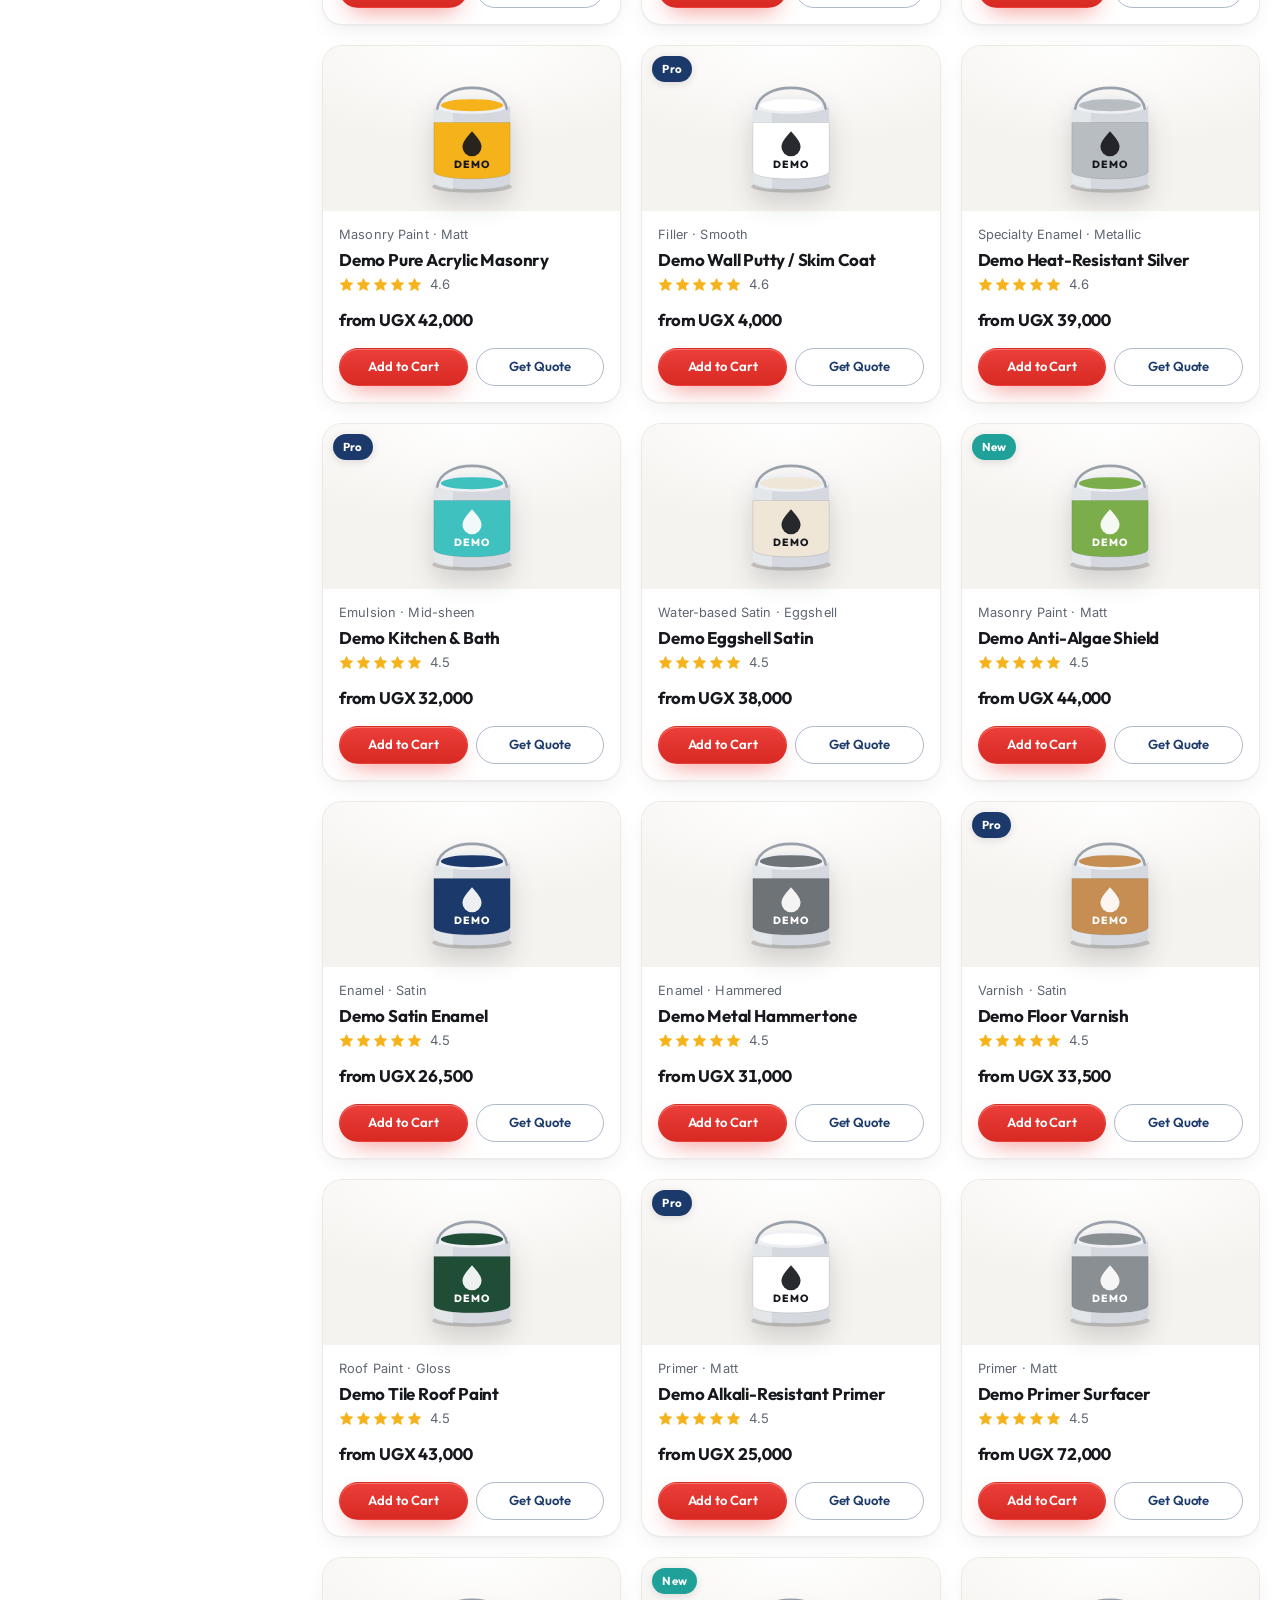
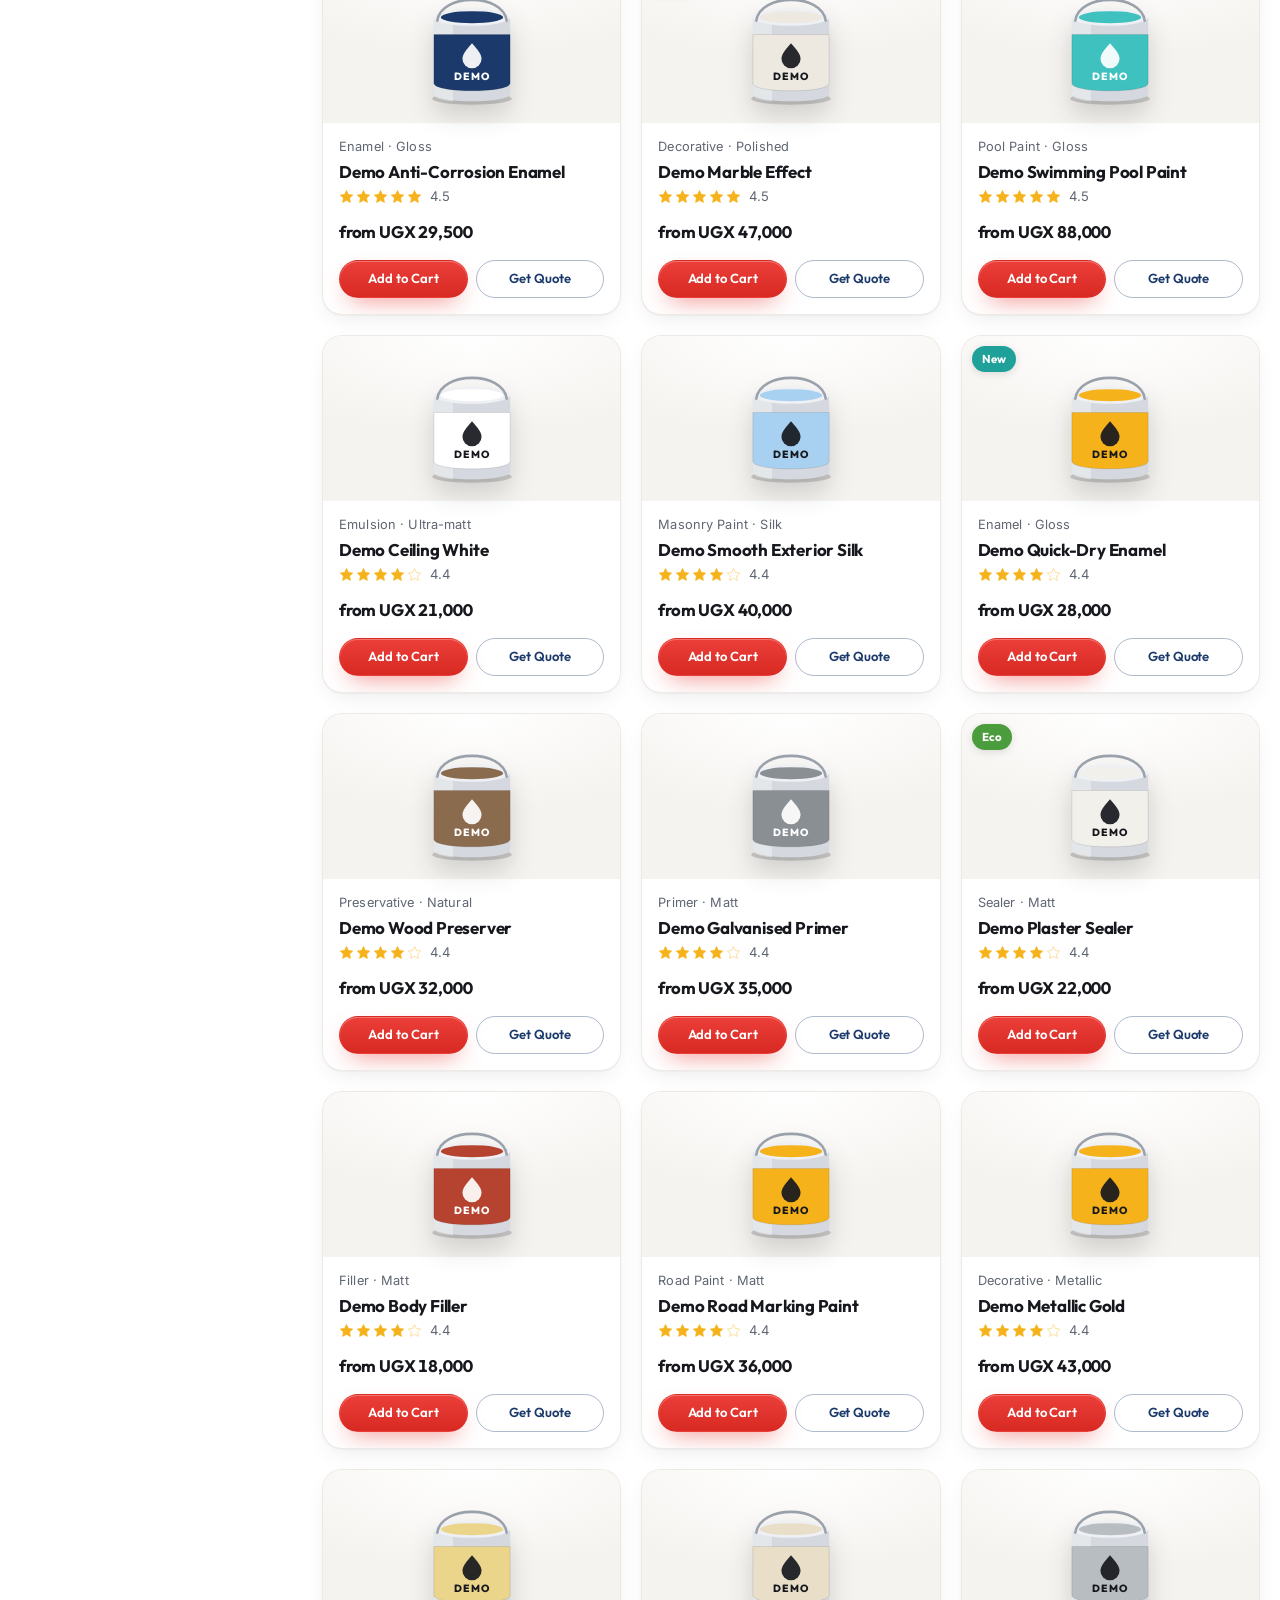
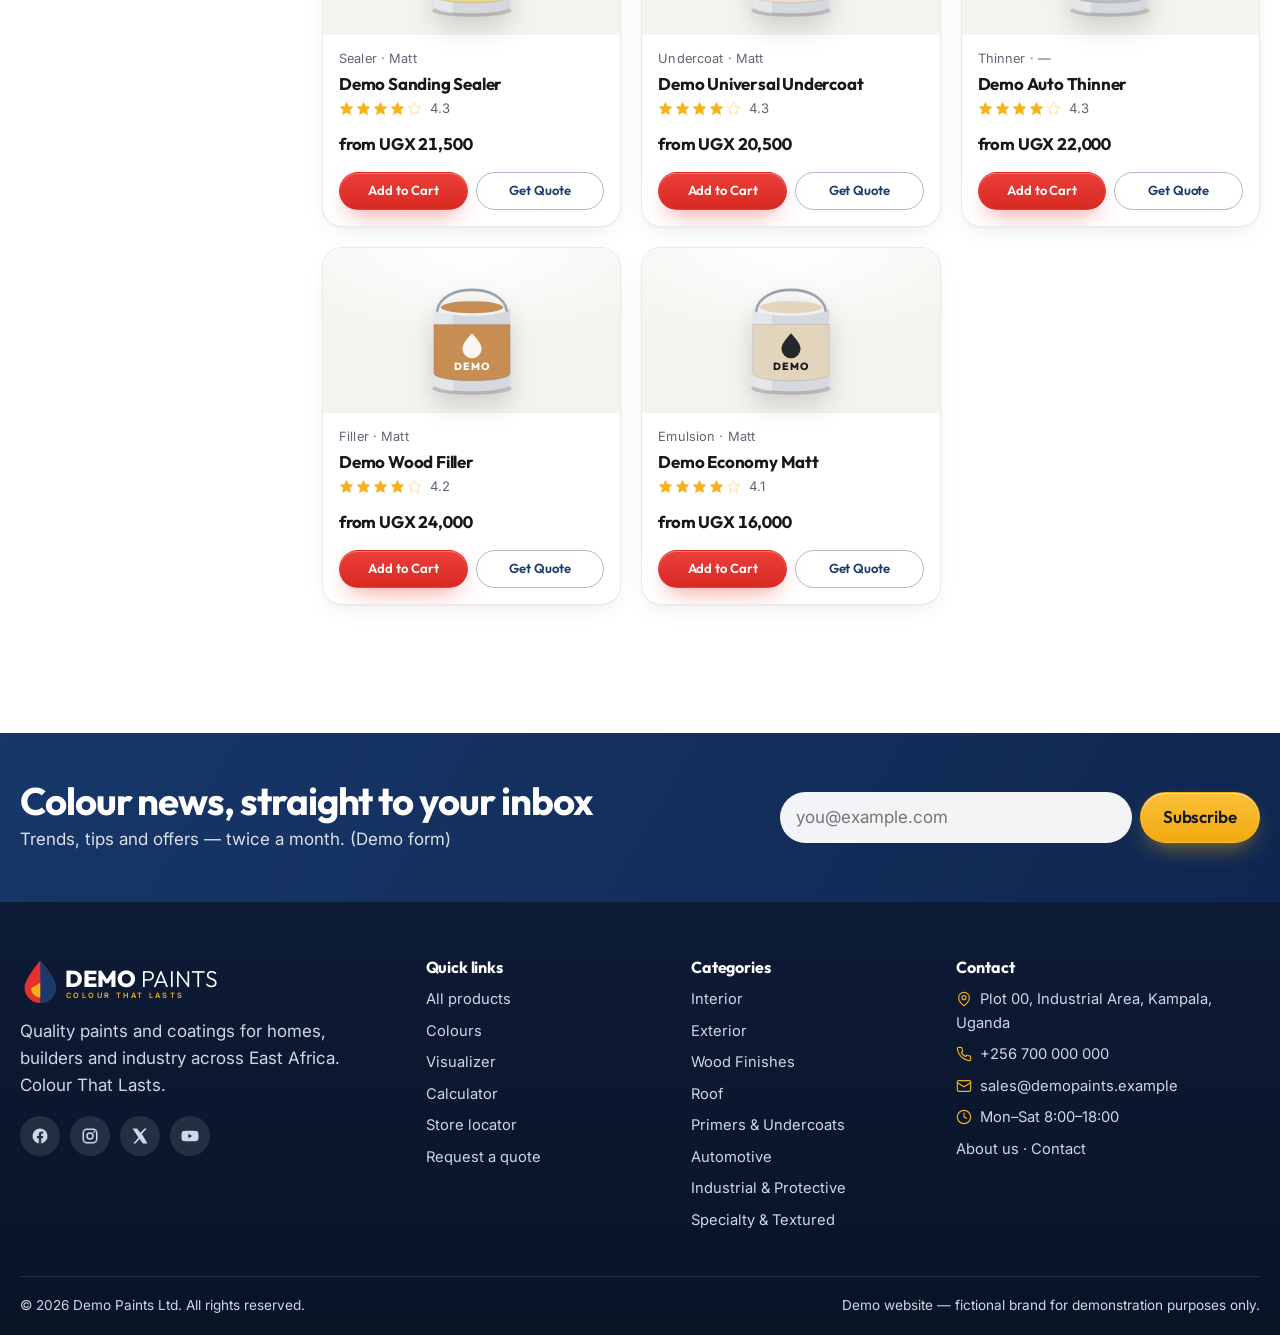
<file: products.html>
<!doctype html>
<html lang="en">
<head>
<meta charset="utf-8">
<meta name="viewport" content="width=device-width,initial-scale=1">
<title>Paint Products — Full Catalogue | Demo Paints</title>
<meta name="description" content="Browse the full Demo Paints catalogue: interior, exterior, wood, roof, primers, automotive, industrial and specialty coatings.">
<meta property="og:title" content="Paint Products — Full Catalogue | Demo Paints">
<meta property="og:description" content="Browse the full Demo Paints catalogue: interior, exterior, wood, roof, primers, automotive, industrial and specialty coatings.">
<meta property="og:type" content="website">
<meta name="theme-color" content="#1B3A6B">
<link rel="preconnect" href="https://fonts.googleapis.com">
<link rel="preconnect" href="https://fonts.gstatic.com" crossorigin>
<link href="https://fonts.googleapis.com/css2?family=Inter:wght@400;500;600&family=Outfit:wght@300;600;700;800&display=swap" rel="stylesheet">
<link rel="stylesheet" href="assets/css/style.css">
</head>
<body data-page="products">
<div id="site-header"></div>
<main id="main">
<div class="page-hero"><div class="container"><div class="crumbs"><a href="index.html">Home</a> <i data-ic="chevron-right"></i> Products</div><h1 id="shop-title">All Products</h1><p id="shop-sub">Filter by category, finish, surface and price to find the right paint.</p></div></div>
<section class="section"><div class="container shop-layout">
<aside class="filters" id="filters" aria-label="Product filters"></aside>
<div><div class="shop-bar"><button class="btn btn-outline btn-sm filter-toggle" id="filter-open" type="button">Filters</button>
<label class="sr-only" for="shop-q">Search products</label><input class="input" id="shop-q" type="search" placeholder="Search products…">
<label class="sr-only" for="shop-sort">Sort</label><select class="input" id="shop-sort"><option value="pop">Most popular</option><option value="lo">Price: low to high</option><option value="hi">Price: high to low</option><option value="az">Name: A–Z</option></select>
<span id="view-toggle" class="view-toggle" role="group" aria-label="View"><button type="button" data-view="grid" aria-pressed="true" aria-label="Grid view"><i data-ic="grid"></i></button><button type="button" data-view="list" aria-pressed="false" aria-label="List view"><i data-ic="list"></i></button></span></div>
<p class="hint" id="result-count" aria-live="polite"></p><div class="pgrid" id="pgrid"></div></div></div></section>
</main>
<div id="site-footer"></div>
<script src="assets/js/products.js" defer></script>
<script src="assets/js/cart.js" defer></script>
<script src="assets/js/main.js" defer></script>
<script src="assets/js/pages.js" defer></script>
</body>
</html>
</file>
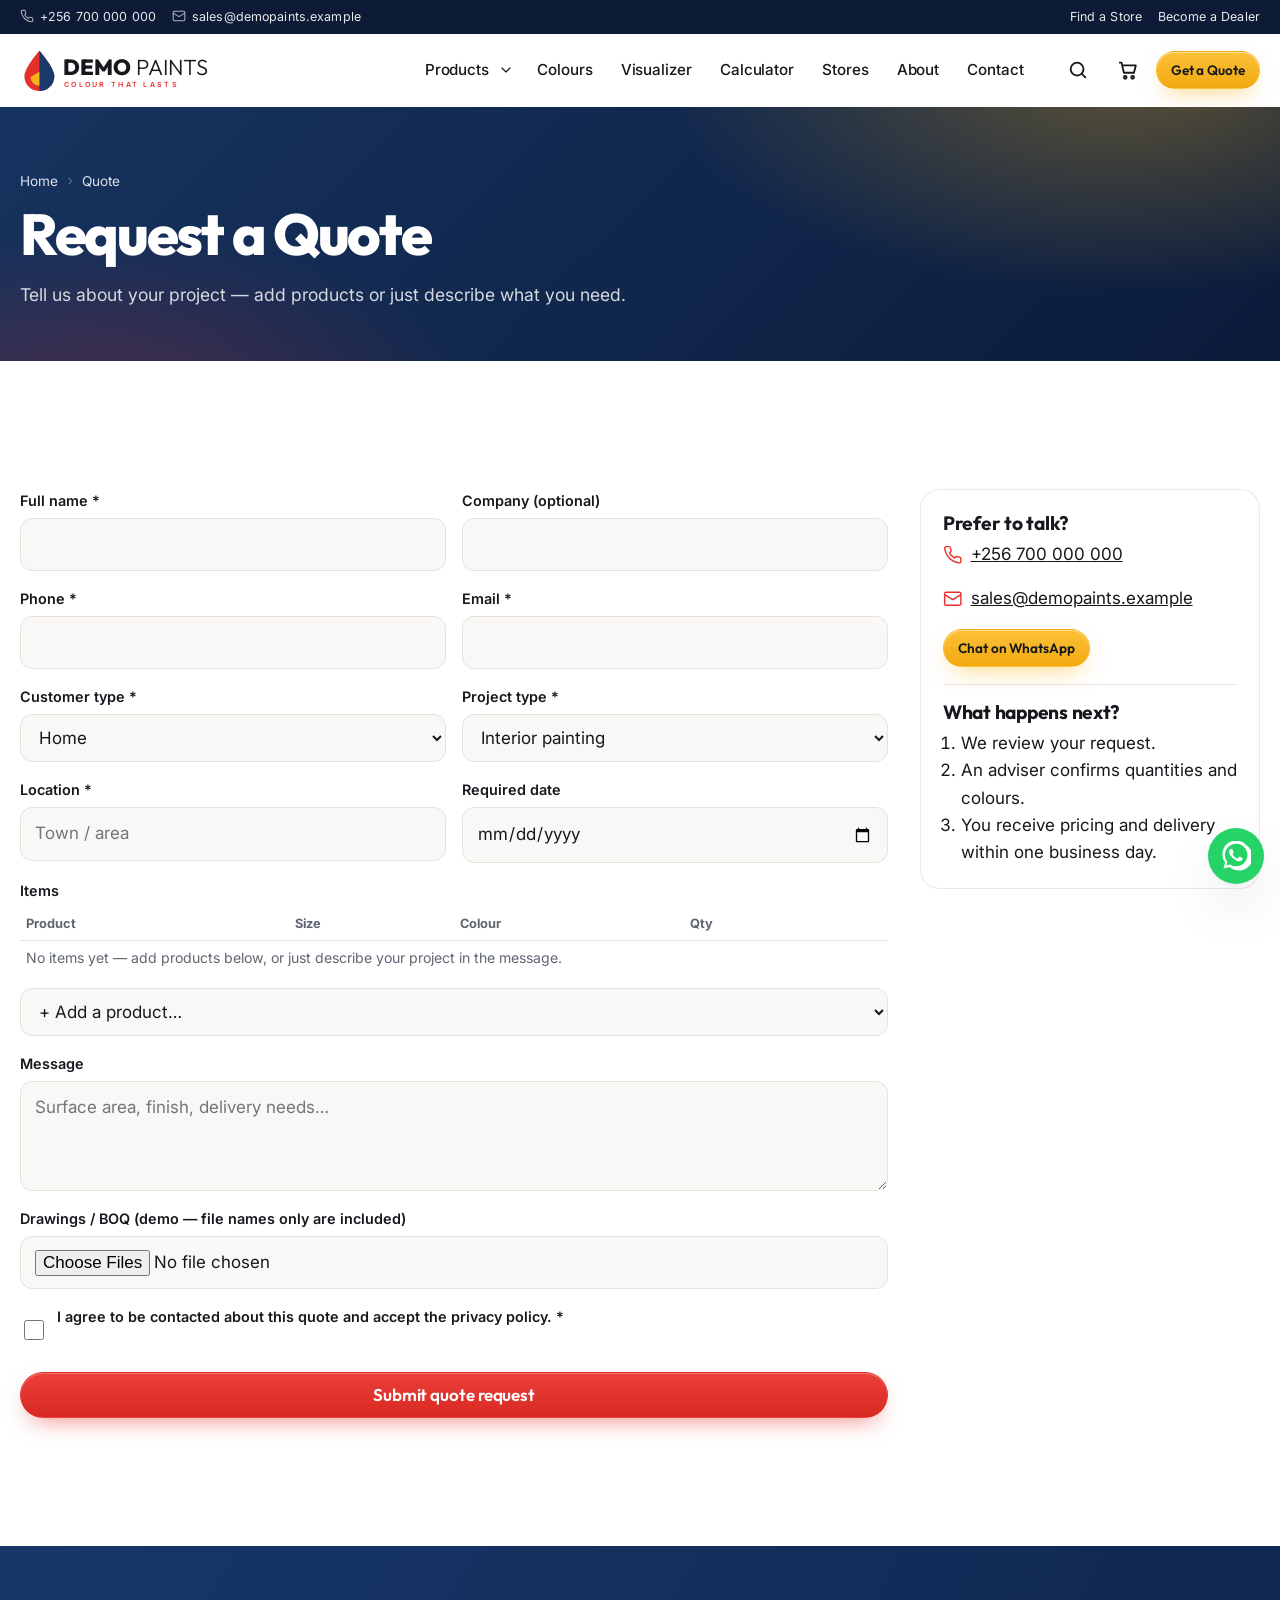
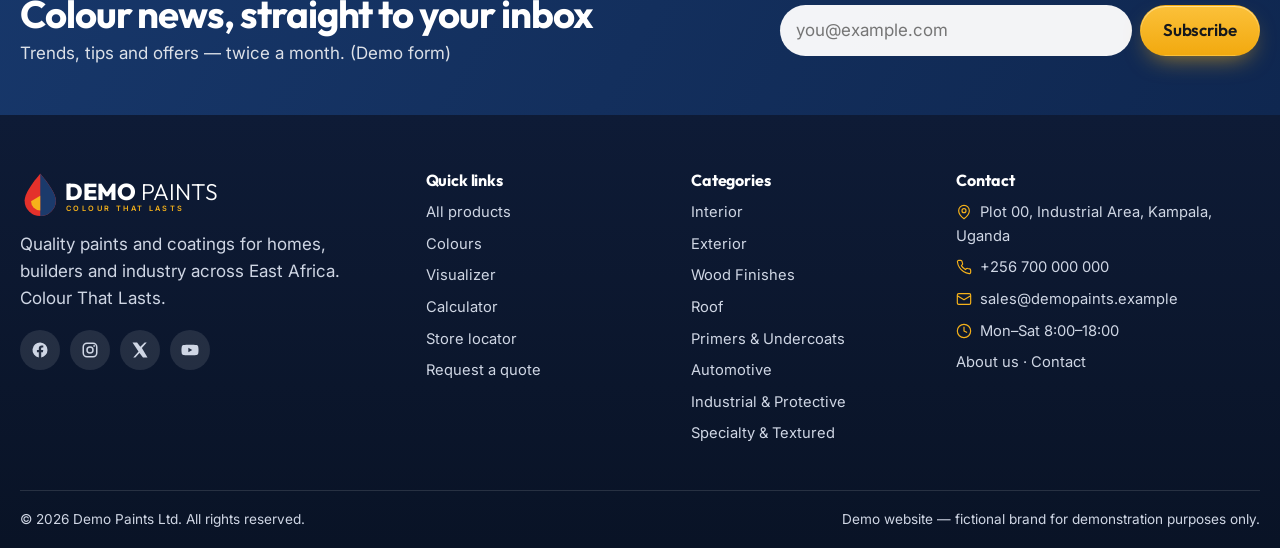
<file: quote.html>
<!doctype html>
<html lang="en">
<head>
<meta charset="utf-8">
<meta name="viewport" content="width=device-width,initial-scale=1">
<title>Request a Quote | Demo Paints</title>
<meta name="description" content="Request a Demo Paints quote for your home, contracting or industrial project. Replies within one business day.">
<meta property="og:title" content="Request a Quote | Demo Paints">
<meta property="og:description" content="Request a Demo Paints quote for your home, contracting or industrial project. Replies within one business day.">
<meta property="og:type" content="website">
<meta name="theme-color" content="#1B3A6B">
<link rel="preconnect" href="https://fonts.googleapis.com">
<link rel="preconnect" href="https://fonts.gstatic.com" crossorigin>
<link href="https://fonts.googleapis.com/css2?family=Inter:wght@400;500;600&family=Outfit:wght@300;600;700;800&display=swap" rel="stylesheet">
<link rel="stylesheet" href="assets/css/style.css">
</head>
<body data-page="quote">
<div id="site-header"></div>
<main id="main">
<div class="page-hero"><div class="container"><div class="crumbs"><a href="index.html">Home</a> <i data-ic="chevron-right"></i> Quote</div><h1>Request a Quote</h1><p>Tell us about your project — add products or just describe what you need.</p></div></div><section class="section"><div class="container quote-wrap"><div id="quote-form-mount"></div>
<aside class="info-card"><h3>Prefer to talk?</h3><p class="ic-line"><i data-ic="phone"></i><a href="tel:+256700000000">+256 700 000 000</a></p><p class="ic-line"><i data-ic="mail"></i><a href="mailto:sales@demopaints.example">sales@demopaints.example</a></p><p><a class="btn btn-accent btn-sm" target="_blank" rel="noopener" href="https://wa.me/256700000000">Chat on WhatsApp</a></p><hr style="border:0;border-top:1px solid var(--border);margin:16px 0"><h3>What happens next?</h3><ol style="padding-left:18px;margin:0"><li>We review your request.</li><li>An adviser confirms quantities and colours.</li><li>You receive pricing and delivery within one business day.</li></ol></aside></div></section>
</main>
<div id="site-footer"></div>
<script src="assets/js/products.js" defer></script>
<script src="assets/js/cart.js" defer></script>
<script src="assets/js/main.js" defer></script>
<script src="assets/js/pages.js" defer></script>
</body>
</html>
</file>
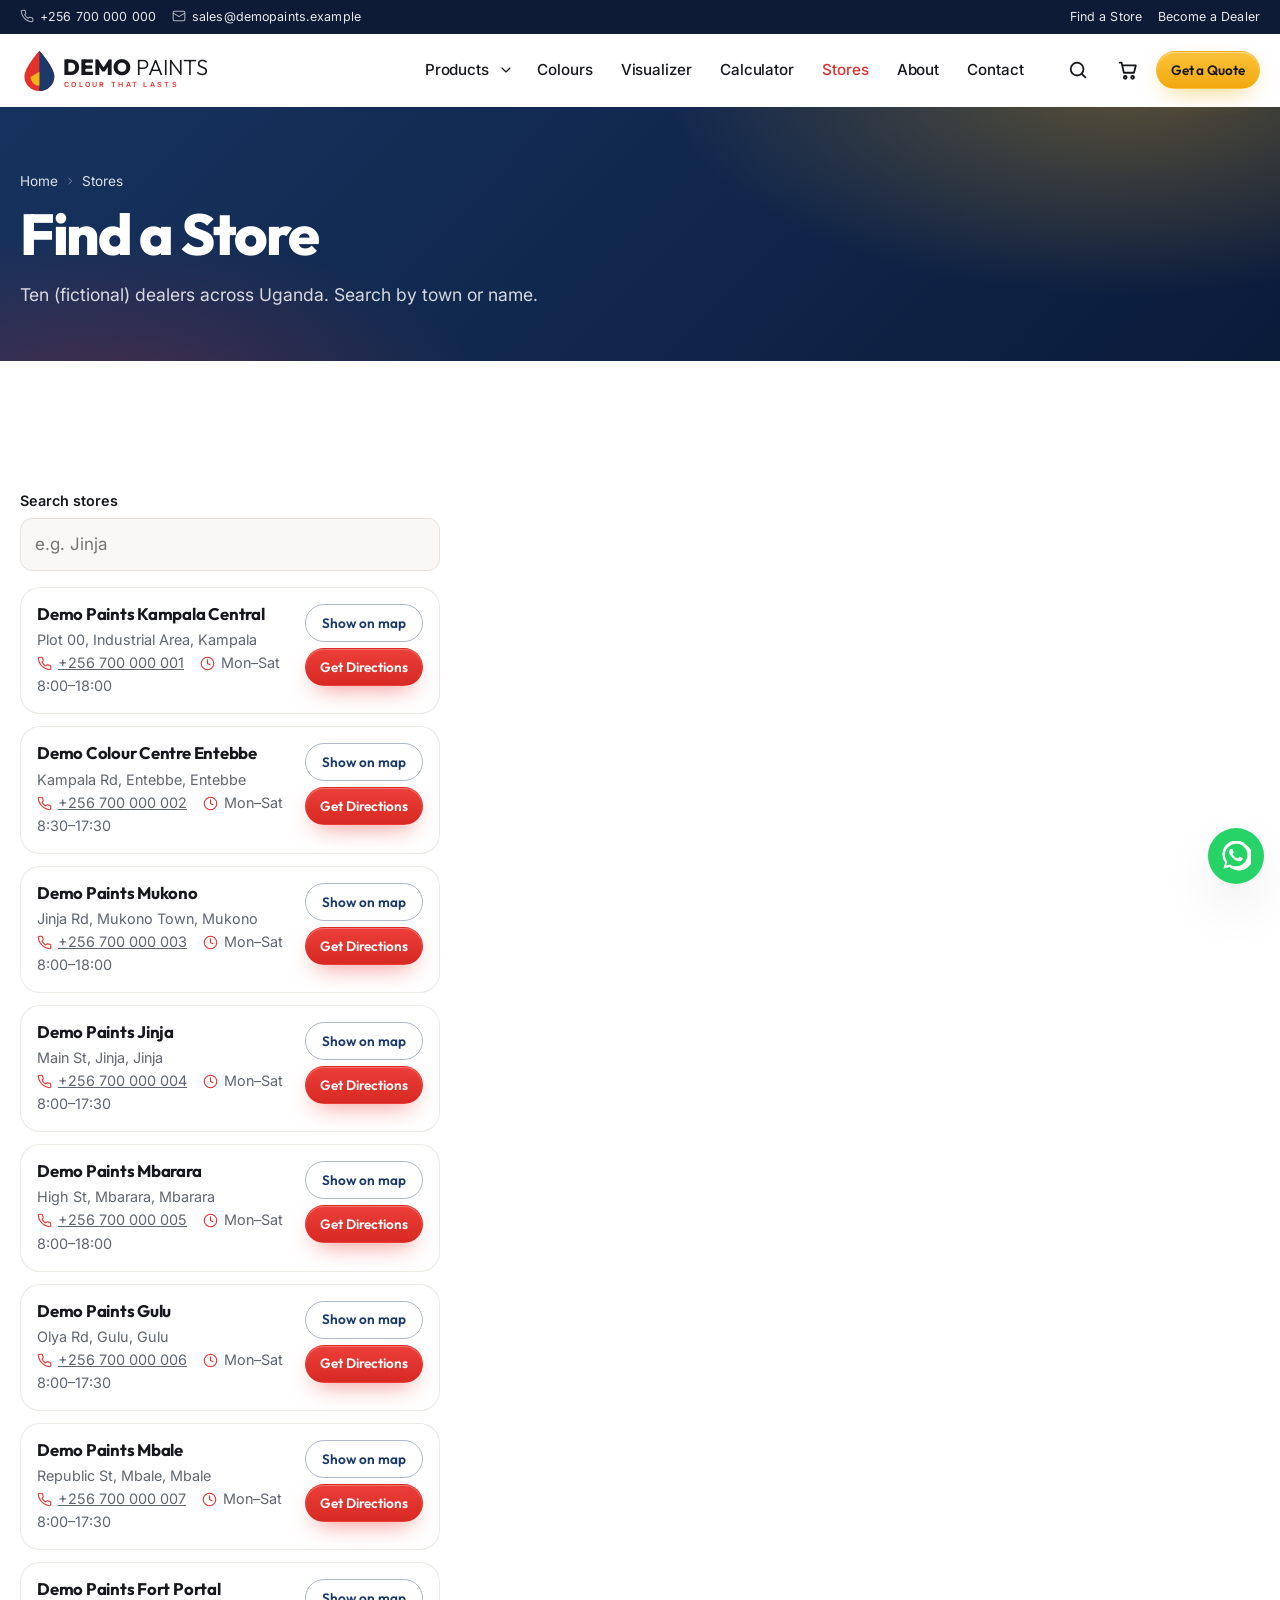
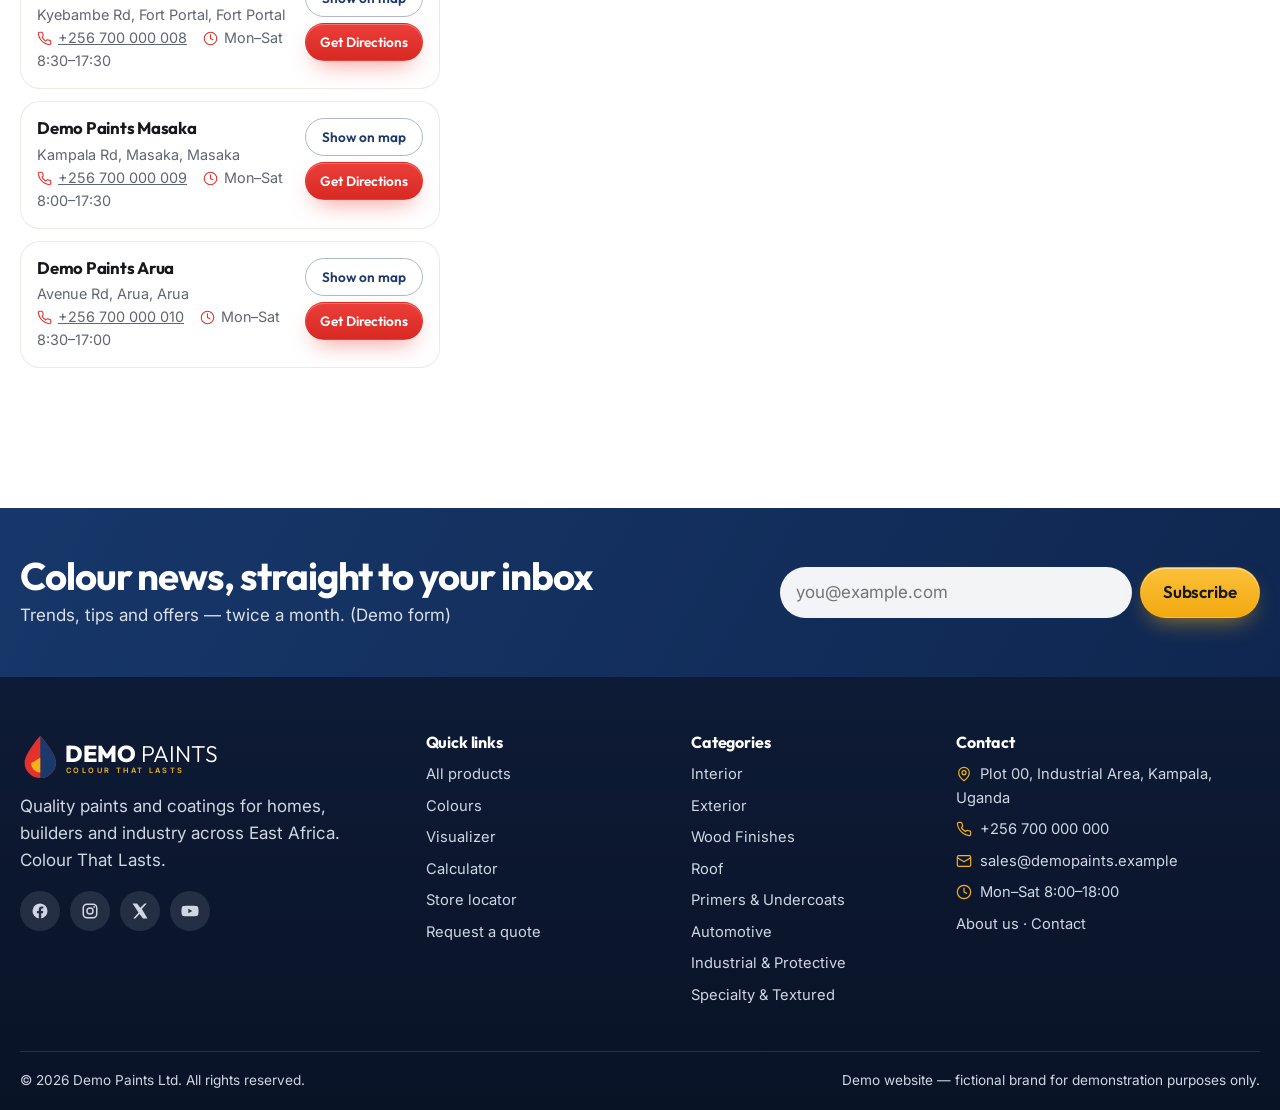
<file: stores.html>
<!doctype html>
<html lang="en">
<head>
<meta charset="utf-8">
<meta name="viewport" content="width=device-width,initial-scale=1">
<title>Store &amp; Dealer Locator | Demo Paints</title>
<meta name="description" content="Find a Demo Paints dealer in Kampala, Entebbe, Mukono, Jinja, Mbarara, Gulu, Mbale, Fort Portal, Masaka or Arua.">
<meta property="og:title" content="Store &amp; Dealer Locator | Demo Paints">
<meta property="og:description" content="Find a Demo Paints dealer in Kampala, Entebbe, Mukono, Jinja, Mbarara, Gulu, Mbale, Fort Portal, Masaka or Arua.">
<meta property="og:type" content="website">
<meta name="theme-color" content="#1B3A6B">
<link rel="preconnect" href="https://fonts.googleapis.com">
<link rel="preconnect" href="https://fonts.gstatic.com" crossorigin>
<link href="https://fonts.googleapis.com/css2?family=Inter:wght@400;500;600&family=Outfit:wght@300;600;700;800&display=swap" rel="stylesheet">
<link rel="stylesheet" href="assets/css/style.css">
</head>
<body data-page="stores">
<div id="site-header"></div>
<main id="main">
<div class="page-hero"><div class="container"><div class="crumbs"><a href="index.html">Home</a> <i data-ic="chevron-right"></i> Stores</div><h1>Find a Store</h1><p>Ten (fictional) dealers across Uganda. Search by town or name.</p></div></div><section class="section"><div class="container stores-layout"><div><div class="field"><label for="store-q">Search stores</label><input class="input" id="store-q" type="search" placeholder="e.g. Jinja"></div><div id="store-list"></div></div>
<iframe class="map-frame" id="store-map" title="Map of dealer locations" loading="lazy"></iframe></div></section>
</main>
<div id="site-footer"></div>
<script src="assets/js/products.js" defer></script>
<script src="assets/js/cart.js" defer></script>
<script src="assets/js/main.js" defer></script>
<script src="assets/js/pages.js" defer></script>
</body>
</html>
</file>
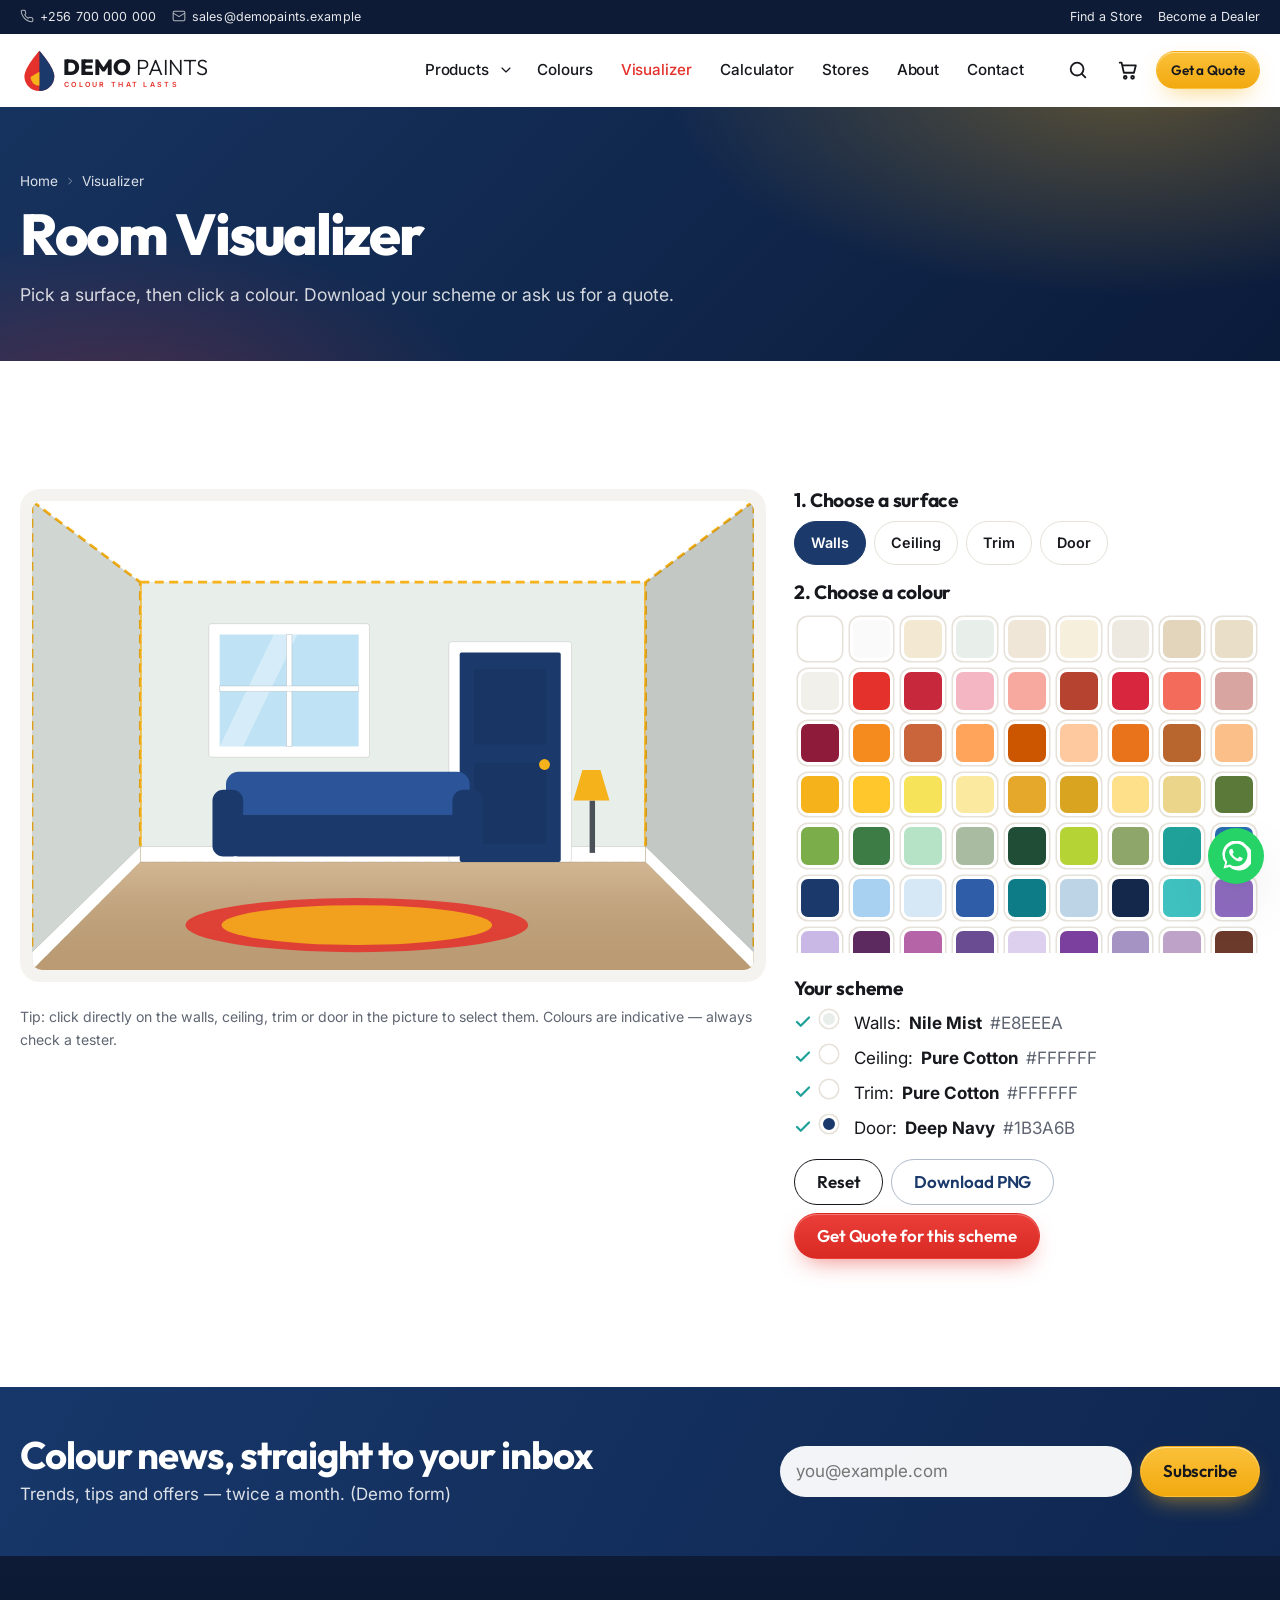
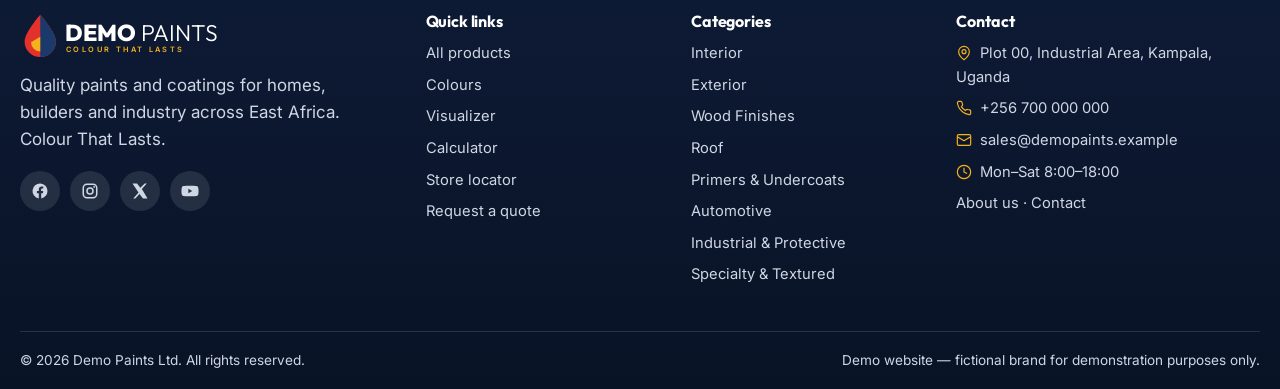
<file: visualizer.html>
<!doctype html>
<html lang="en">
<head>
<meta charset="utf-8">
<meta name="viewport" content="width=device-width,initial-scale=1">
<title>Room Colour Visualizer | Demo Paints</title>
<meta name="description" content="Try Demo Paints colours on walls, ceiling, trim and door in our simple room visualizer, then download your scheme.">
<meta property="og:title" content="Room Colour Visualizer | Demo Paints">
<meta property="og:description" content="Try Demo Paints colours on walls, ceiling, trim and door in our simple room visualizer, then download your scheme.">
<meta property="og:type" content="website">
<meta name="theme-color" content="#1B3A6B">
<link rel="preconnect" href="https://fonts.googleapis.com">
<link rel="preconnect" href="https://fonts.gstatic.com" crossorigin>
<link href="https://fonts.googleapis.com/css2?family=Inter:wght@400;500;600&family=Outfit:wght@300;600;700;800&display=swap" rel="stylesheet">
<link rel="stylesheet" href="assets/css/style.css">
</head>
<body data-page="visualizer">
<div id="site-header"></div>
<main id="main">
<div class="page-hero"><div class="container"><div class="crumbs"><a href="index.html">Home</a> <i data-ic="chevron-right"></i> Visualizer</div><h1>Room Visualizer</h1><p>Pick a surface, then click a colour. Download your scheme or ask us for a quote.</p></div></div><section class="section"><div class="container viz"><div><div class="viz-stage" id="viz-stage"></div><p class="hint mt">Tip: click directly on the walls, ceiling, trim or door in the picture to select them. Colours are indicative — always check a tester.</p></div>
<div class="viz-panel"><h3>1. Choose a surface</h3><div class="surf-btns" id="surf-btns" role="group" aria-label="Surface"></div><h3>2. Choose a colour</h3><div class="swatches-mini" id="viz-swatches" role="group" aria-label="Colours"></div>
<h3 class="mt">Your scheme</h3><ul class="ticks" id="viz-summary" style="grid-template-columns:1fr"></ul>
<div style="display:flex;gap:8px;flex-wrap:wrap;margin-top:16px"><button class="btn btn-ghost" id="viz-reset" type="button" style="color:var(--ink)">Reset</button><button class="btn btn-outline" id="viz-download" type="button">Download PNG</button><button class="btn btn-primary" id="viz-quote" type="button">Get Quote for this scheme</button></div></div></div></section>
</main>
<div id="site-footer"></div>
<script src="assets/js/products.js" defer></script>
<script src="assets/js/cart.js" defer></script>
<script src="assets/js/main.js" defer></script>
<script src="assets/js/pages.js" defer></script>
</body>
</html>
</file>
<file: assets/css/style.css>
/* ==========================================================================
   DEMO PAINTS — Design system
   Sections: 1 Variables · 2 Base · 3 Layout · 4 Buttons/Forms · 5 Header
   6 Hero/Sliders · 7 Cards · 8 Modals/Drawer/Toast · 9 Shop · 10 Product
   11 Tools · 12 Footer · 13 Utilities/Responsive
   ========================================================================== */

/* 1. VARIABLES ----------------------------------------------------------- */
:root{
  --brand-primary:#E4312B; --brand-secondary:#1B3A6B; --brand-accent:#F6B21A; --brand-teal:#1FA19A;
  --ink:#16181D; --muted:#5F6672; --surface:#FFFFFF; --surface-alt:#F5F3EF; --border:#E6E2DA;
  --on-primary:#fff; --shadow:0 6px 24px rgba(22,24,29,.08); --shadow-lg:0 18px 48px rgba(22,24,29,.16);
  --r:14px; --r-sm:10px; --font-head:'Outfit',system-ui,sans-serif; --font-body:'Inter',system-ui,sans-serif;
  --header-h:72px; --ease:cubic-bezier(.22,.8,.28,1);
}
@media (prefers-color-scheme:dark){
  :root{--ink:#F1EFEA;--muted:#A5ABB5;--surface:#14171C;--surface-alt:#1B1F26;--border:#2B313B;
    --shadow:0 6px 24px rgba(0,0,0,.4);--shadow-lg:0 18px 48px rgba(0,0,0,.55);--brand-secondary:#7FA6E8}
  .btn-outline{color:var(--ink)}
}

/* 2. BASE ---------------------------------------------------------------- */
*,*::before,*::after{box-sizing:border-box}
html{scroll-behavior:smooth;-webkit-text-size-adjust:100%}
body{margin:0;font-family:var(--font-body);color:var(--ink);background:var(--surface);line-height:1.6;font-size:16px}
h1,h2,h3,h4{font-family:var(--font-head);line-height:1.15;margin:0 0 .5em;font-weight:700;letter-spacing:-.01em}
h1{font-size:clamp(2.1rem,5vw,3.6rem);font-weight:800} h2{font-size:clamp(1.6rem,3.2vw,2.4rem)} h3{font-size:1.2rem}
p{margin:0 0 1em} a{color:inherit} img,svg{max-width:100%;display:block}
img{height:auto}
button{font:inherit;cursor:pointer}
:focus-visible{outline:3px solid var(--brand-accent);outline-offset:2px;border-radius:4px}
.skip{position:absolute;left:-999px;top:0;background:var(--ink);color:var(--surface);padding:10px 16px;z-index:999}
.skip:focus{left:8px;top:8px}
.sr-only{position:absolute;width:1px;height:1px;overflow:hidden;clip:rect(0 0 0 0);white-space:nowrap}
img.img-fail{opacity:0}
[hidden]{display:none!important}

/* 3. LAYOUT -------------------------------------------------------------- */
.container{width:min(1240px,100% - 32px);margin-inline:auto}
.section{padding:clamp(48px,8vw,96px) 0}
.section-alt{background:var(--surface-alt)}
.section-head{display:flex;justify-content:space-between;align-items:end;gap:16px;margin-bottom:32px;flex-wrap:wrap}
.section-head p{color:var(--muted);margin:0;max-width:52ch}
.eyebrow{font-family:var(--font-head);text-transform:uppercase;letter-spacing:.14em;font-size:.78rem;font-weight:700;color:var(--brand-primary);margin-bottom:8px;display:block}
.grid{display:grid;gap:20px}
.g2{grid-template-columns:repeat(2,1fr)} .g3{grid-template-columns:repeat(3,1fr)} .g4{grid-template-columns:repeat(4,1fr)}
.page-hero{background:linear-gradient(120deg,var(--brand-secondary),#102548);color:#fff;padding:48px 0 40px;position:relative;overflow:hidden}
.page-hero::after{content:"";position:absolute;right:-60px;top:-60px;width:260px;height:260px;border-radius:50%;background:var(--brand-accent);opacity:.2}
.page-hero h1{font-size:clamp(1.8rem,4vw,2.8rem);margin-bottom:.3em} .page-hero p{opacity:.85;max-width:60ch;margin:0}
.crumbs{font-size:.85rem;opacity:.85;margin-bottom:12px} .crumbs a{text-decoration:none} .crumbs a:hover{text-decoration:underline}

/* 4. BUTTONS & FORMS ----------------------------------------------------- */
.btn{display:inline-flex;align-items:center;justify-content:center;gap:8px;padding:12px 22px;border-radius:999px;border:2px solid transparent;font-family:var(--font-head);font-weight:600;text-decoration:none;transition:transform .2s var(--ease),box-shadow .2s,background .2s;line-height:1.2;min-height:44px}
.btn:hover{transform:translateY(-2px);box-shadow:var(--shadow)}
.btn:active{transform:translateY(0)}
.btn-primary{background:var(--brand-primary);color:#fff} .btn-primary:hover{background:#c92620}
.btn-accent{background:var(--brand-accent);color:#16181D} .btn-accent:hover{background:#e4a20f}
.btn-outline{border-color:var(--brand-secondary);color:var(--brand-secondary);background:transparent}
.btn-outline:hover{background:var(--brand-secondary);color:#fff}
.btn-white{background:#fff;color:#16181D}
.btn-ghost{background:transparent;color:inherit;border-color:currentColor}
.btn-sm{padding:8px 14px;font-size:.85rem;min-height:38px} .btn-block{width:100%}
.btn[disabled]{opacity:.5;pointer-events:none}
.field{display:flex;flex-direction:column;gap:6px;margin-bottom:16px}
.field label{font-weight:600;font-size:.9rem}
.field input,.field select,.field textarea,.input{width:100%;padding:12px 14px;border:1.5px solid var(--border);border-radius:var(--r-sm);background:var(--surface);color:var(--ink);font:inherit;min-height:46px}
.field textarea{min-height:110px;resize:vertical}
.field input:focus,.field select:focus,.field textarea:focus,.input:focus{outline:none;border-color:var(--brand-secondary);box-shadow:0 0 0 3px rgba(27,58,107,.18)}
.field.invalid input,.field.invalid select,.field.invalid textarea{border-color:var(--brand-primary)}
.err{color:var(--brand-primary);font-size:.82rem;min-height:0;display:none} .field.invalid .err{display:block}
.form-row{display:grid;grid-template-columns:1fr 1fr;gap:0 16px}
.check{display:flex;gap:10px;align-items:flex-start;font-size:.9rem}
.check input{width:20px;height:20px;margin-top:2px;flex:none}
.stepper{display:inline-flex;align-items:center;border:1.5px solid var(--border);border-radius:999px;overflow:hidden}
.stepper button{width:38px;height:40px;border:0;background:transparent;color:var(--ink);font-size:1.2rem}
.stepper button:hover{background:var(--surface-alt)}
.stepper input{width:46px;text-align:center;border:0;background:transparent;color:var(--ink);font:inherit;font-weight:600;-moz-appearance:textfield}
.stepper input::-webkit-outer-spin-button,.stepper input::-webkit-inner-spin-button{-webkit-appearance:none}

/* 5. HEADER -------------------------------------------------------------- */
.topbar{background:var(--brand-secondary);color:#fff;font-size:.82rem}
.topbar .container{display:flex;justify-content:space-between;gap:16px;padding:7px 0;flex-wrap:wrap}
.topbar a{text-decoration:none;opacity:.9;margin-right:16px} .topbar a:hover{opacity:1;text-decoration:underline}
.topbar .tb-right a{margin:0 0 0 16px}
.site-header{position:sticky;top:0;z-index:100;background:var(--surface);border-bottom:1px solid var(--border);transition:box-shadow .2s}
.site-header.scrolled{box-shadow:var(--shadow)}
.site-header .container{display:flex;align-items:center;gap:20px;height:var(--header-h)}
.logo{display:flex;align-items:center;text-decoration:none;flex:none}
.logo svg{height:44px;width:auto}
.nav{display:flex;gap:4px;margin-left:auto;align-items:center}
.nav>a,.nav>.has-mega>button{padding:10px 12px;text-decoration:none;font-weight:500;border-radius:8px;background:none;border:0;color:var(--ink);font-size:.95rem}
.nav>a:hover,.nav>.has-mega>button:hover,.nav a[aria-current=page]{color:var(--brand-primary)}
.has-mega{position:static}
.mega{position:absolute;left:0;right:0;top:100%;background:var(--surface);border-bottom:1px solid var(--border);box-shadow:var(--shadow-lg);padding:28px 0;display:none}
.has-mega.open .mega,.has-mega:hover .mega,.has-mega:focus-within .mega{display:block}
.mega-grid{display:grid;grid-template-columns:repeat(4,1fr);gap:24px}
.mega h4{font-size:1rem;margin-bottom:8px;display:flex;gap:8px;align-items:center}
.mega h4 a{text-decoration:none} .mega h4 a:hover{color:var(--brand-primary)}
.mega ul{list-style:none;margin:0;padding:0} .mega li a{display:block;padding:3px 0;font-size:.9rem;color:var(--muted);text-decoration:none}
.mega li a:hover{color:var(--brand-primary)}
.head-actions{display:flex;align-items:center;gap:6px}
.icon-btn{position:relative;width:44px;height:44px;border-radius:50%;border:0;background:transparent;color:var(--ink);display:grid;place-items:center}
.icon-btn:hover{background:var(--surface-alt)} .icon-btn svg{width:22px;height:22px}
.cart-badge{position:absolute;top:2px;right:0;min-width:19px;height:19px;border-radius:99px;background:var(--brand-primary);color:#fff;font-size:.7rem;font-weight:700;display:grid;place-items:center;padding:0 5px}
.cart-badge:empty,.cart-badge[data-n="0"]{display:none}
.burger{display:none}
.mobile-menu{position:fixed;inset:0;background:var(--surface);z-index:200;transform:translateX(100%);transition:transform .35s var(--ease);overflow:auto;padding:16px 20px 40px;visibility:hidden}
.mobile-menu.open{transform:none;visibility:visible}
.mobile-menu .mm-top{display:flex;justify-content:space-between;align-items:center;margin-bottom:12px}
.mobile-menu a,.mobile-menu summary{display:block;padding:14px 4px;border-bottom:1px solid var(--border);text-decoration:none;font-family:var(--font-head);font-weight:600;font-size:1.1rem;cursor:pointer}
.mobile-menu details a{padding-left:18px;font-size:1rem;font-weight:500;font-family:var(--font-body);color:var(--muted)}
.search-overlay{position:fixed;inset:0;background:rgba(10,12,16,.7);z-index:300;display:none;padding:8vh 16px}
.search-overlay.open{display:block}
.search-box{max-width:680px;margin:auto;background:var(--surface);border-radius:var(--r);padding:18px;box-shadow:var(--shadow-lg)}
.search-results{list-style:none;margin:12px 0 0;padding:0;max-height:55vh;overflow:auto}
.search-results a{display:flex;gap:12px;align-items:center;padding:8px;border-radius:10px;text-decoration:none}
.search-results a:hover,.search-results a:focus{background:var(--surface-alt)}
.search-results .can{width:34px;flex:none} .search-results small{color:var(--muted)}

/* 6. HERO & SLIDERS ------------------------------------------------------ */
.hero{position:relative;overflow:hidden;background:#0f1d38;color:#fff;touch-action:pan-y}
.slides{display:flex;transition:transform .7s var(--ease)}
.slide{min-width:100%;position:relative;min-height:clamp(480px,72vh,680px);display:flex;align-items:center;background-size:cover;background-position:center}
.slide>img.bg{position:absolute;inset:0;width:100%;height:100%;object-fit:cover}
.slide>img.bg{z-index:0}
.slide::before{content:"";position:absolute;z-index:1;inset:0;background:linear-gradient(90deg,rgba(10,20,45,.9) 0%,rgba(10,20,45,.55) 55%,rgba(10,20,45,.15) 100%)}
.slide .container{position:relative;z-index:2;padding:40px 56px}
.slide h1{max-width:14ch;margin-bottom:.4em} .slide p{max-width:48ch;font-size:1.1rem;opacity:.92}
.slide .cta{display:flex;gap:12px;flex-wrap:wrap;margin-top:24px}
.slide .splash{position:absolute;right:6%;top:50%;transform:translateY(-50%);width:min(34vw,420px);z-index:1;opacity:.95}
.slide:nth-child(1){background-color:#1B3A6B}.slide:nth-child(2){background-color:#7a1d1a}.slide:nth-child(3){background-color:#0e6b66}
.slider-ctrl{position:absolute;left:0;right:0;bottom:18px;z-index:5;display:flex;justify-content:center;gap:8px}
.dot{width:10px;height:10px;border-radius:99px;border:0;background:rgba(255,255,255,.45);padding:0;transition:width .3s}
.dot[aria-current=true]{width:30px;background:var(--brand-accent)}
.arrow{position:absolute;top:50%;transform:translateY(-50%);z-index:5;width:46px;height:46px;border-radius:50%;border:0;background:rgba(255,255,255,.9);color:#16181D;font-size:1.2rem}
.arrow.prev{left:14px}.arrow.next{right:14px}
.slider-light .dot{background:var(--border)} .slider-light .dot[aria-current=true]{background:var(--brand-primary)}
.carousel{position:relative}
.carousel-track{display:flex;gap:18px;overflow-x:auto;scroll-snap-type:x mandatory;padding:6px 4px 20px;scrollbar-width:thin}
.carousel-track>*{flex:0 0 min(270px,78%);scroll-snap-align:start}
.carousel .arrow{background:var(--surface);box-shadow:var(--shadow);top:42%}
.carousel .arrow.prev{left:-12px}.carousel .arrow.next{right:-12px}

/* 7. CARDS --------------------------------------------------------------- */
.cat-tile{position:relative;border-radius:var(--r);overflow:hidden;min-height:220px;display:flex;flex-direction:column;justify-content:flex-end;padding:18px;color:#fff;text-decoration:none;background:var(--brand-secondary);isolation:isolate;transition:transform .3s var(--ease),box-shadow .3s}
.cat-tile img{position:absolute;inset:0;width:100%;height:100%;object-fit:cover;z-index:-2;transition:transform .5s var(--ease)}
.cat-tile::after{content:"";position:absolute;inset:0;z-index:-1;background:linear-gradient(180deg,rgba(0,0,0,0) 20%,rgba(10,15,30,.85))}
.cat-tile:hover{transform:translateY(-4px);box-shadow:var(--shadow-lg)} .cat-tile:hover img{transform:scale(1.07)}
.cat-tile .ico{font-size:1.8rem} .cat-tile h3{margin:4px 0 2px;color:#fff} .cat-tile span.more{font-weight:600;font-size:.9rem;color:var(--brand-accent)}
.pcard{background:var(--surface);border:1px solid var(--border);border-radius:var(--r);overflow:hidden;display:flex;flex-direction:column;transition:transform .25s var(--ease),box-shadow .25s;position:relative}
.pcard:hover{transform:translateY(-5px);box-shadow:var(--shadow-lg)}
.pcard .pimg{background:var(--surface-alt);padding:22px 0 12px;display:block;position:relative}
.pcard .pimg .can{width:96px;margin:auto;transition:transform .35s var(--ease)} .pcard:hover .pimg .can{transform:rotate(-4deg) scale(1.06)}
.pcard .pbody{padding:14px 16px 16px;display:flex;flex-direction:column;gap:4px;flex:1}
.pcard h3{font-size:1.05rem;margin:0} .pcard h3 a{text-decoration:none}
.pcard .meta{color:var(--muted);font-size:.85rem}
.pcard .price{font-family:var(--font-head);font-weight:700;font-size:1.05rem;margin-top:auto;padding-top:8px}
.pcard .acts{display:flex;gap:8px;margin-top:10px} .pcard .acts .btn{flex:1;padding:9px 8px;font-size:.82rem}
.quickbtn{position:absolute;top:10px;right:10px;background:var(--surface);border:0;border-radius:99px;padding:6px 12px;font-size:.78rem;font-weight:600;box-shadow:var(--shadow);opacity:0;transition:opacity .2s}
.pcard:hover .quickbtn,.quickbtn:focus{opacity:1}
@media (hover:none){.quickbtn{opacity:1}}
.badge{position:absolute;top:10px;left:10px;z-index:2;padding:4px 10px;border-radius:99px;font-size:.72rem;font-weight:700;font-family:var(--font-head);background:var(--brand-accent);color:#16181D}
.badge.New{background:var(--brand-teal);color:#fff}.badge.Eco{background:#4a9c3c;color:#fff}.badge.Pro{background:var(--brand-secondary);color:#fff}
.badge-inline{position:static;display:inline-block}
.stars{color:var(--brand-accent);letter-spacing:2px;font-size:.9rem} .stars small{color:var(--muted);letter-spacing:0;margin-left:4px}
.pgrid{display:grid;grid-template-columns:repeat(auto-fill,minmax(230px,1fr));gap:20px}
.pgrid.list{grid-template-columns:1fr}
.pgrid.list .pcard{flex-direction:row}.pgrid.list .pimg{width:170px;flex:none;display:grid;place-items:center}
.can{display:block}
.feature{display:flex;gap:16px;align-items:flex-start;padding:22px;background:var(--surface);border:1px solid var(--border);border-radius:var(--r)}
.feature .ico{font-size:1.8rem;width:56px;height:56px;border-radius:14px;background:var(--surface-alt);display:grid;place-items:center;flex:none}
.feature h3{margin-bottom:4px}.feature p{margin:0;color:var(--muted);font-size:.93rem}
.tool{display:flex;flex-direction:column;gap:6px;padding:24px;border-radius:var(--r);text-decoration:none;color:#fff;transition:transform .25s var(--ease)}
.tool:hover{transform:translateY(-5px)} .tool .ico{font-size:2rem} .tool h3{color:#fff;margin:0} .tool span{opacity:.9;font-size:.9rem}
.coy{display:grid;grid-template-columns:1fr 1fr;border-radius:20px;overflow:hidden;box-shadow:var(--shadow)}
.coy .swatch{min-height:340px;background:#1FA19A;display:flex;align-items:flex-end;padding:24px;color:#fff;font-family:var(--font-head)}
.coy .swatch b{font-size:2rem;display:block} .coy .txt{padding:clamp(24px,5vw,56px);background:var(--surface-alt);display:flex;flex-direction:column;justify-content:center;align-items:flex-start}
.masonry{columns:4 220px;column-gap:16px}
.masonry figure{margin:0 0 16px;border-radius:var(--r);overflow:hidden;break-inside:avoid;position:relative;background:var(--surface-alt)}
.masonry img{width:100%;transition:transform .5s var(--ease)} .masonry figure:hover img{transform:scale(1.05)}
.masonry figcaption{position:absolute;left:0;right:0;bottom:0;padding:24px 14px 10px;color:#fff;background:linear-gradient(transparent,rgba(0,0,0,.7));font-size:.85rem;font-weight:600}
.testi{background:var(--surface);border:1px solid var(--border);border-radius:var(--r);padding:32px;max-width:760px;margin:auto;text-align:center}
.testi p{font-size:1.2rem;font-family:var(--font-head);font-weight:500} .testi small{color:var(--muted)}
.banner{background:linear-gradient(110deg,var(--brand-primary),#a8201b);color:#fff;border-radius:22px;padding:clamp(28px,5vw,56px);display:flex;justify-content:space-between;align-items:center;gap:24px;flex-wrap:wrap;position:relative;overflow:hidden}
.banner h2{color:#fff;margin-bottom:.2em}.banner p{margin:0;opacity:.92;max-width:52ch}
.newsletter{background:var(--brand-secondary);color:#fff;padding:48px 0}
.newsletter .container{display:flex;justify-content:space-between;align-items:center;gap:24px;flex-wrap:wrap}
.newsletter h2{margin:0 0 4px;color:#fff}
.nl-form{display:flex;gap:8px;flex:1;min-width:260px;max-width:480px}
.nl-form input{flex:1;padding:12px 16px;border-radius:99px;border:0;font:inherit;min-width:0}
.timeline{border-left:3px solid var(--border);margin-left:8px;padding-left:24px}
.timeline .tl{position:relative;margin-bottom:24px}.timeline .tl::before{content:"";position:absolute;left:-33px;top:6px;width:14px;height:14px;border-radius:50%;background:var(--brand-primary);border:3px solid var(--surface)}
.timeline b{font-family:var(--font-head);color:var(--brand-primary)}
.cert{display:inline-flex;align-items:center;gap:8px;padding:10px 16px;border:1.5px dashed var(--brand-secondary);border-radius:99px;font-weight:600;margin:0 8px 8px 0;font-size:.9rem}
.team{text-align:center}.team .av{width:96px;height:96px;border-radius:50%;margin:0 auto 10px;background:linear-gradient(135deg,var(--brand-accent),var(--brand-primary));display:grid;place-items:center;color:#fff;font-family:var(--font-head);font-size:1.6rem;font-weight:700}
.info-card{padding:22px;border:1px solid var(--border);border-radius:var(--r);background:var(--surface)}
.info-card h3{margin-bottom:6px}

/* 8. MODALS / DRAWER / TOAST -------------------------------------------- */
.modal-overlay{position:fixed;inset:0;background:rgba(10,12,16,.65);z-index:400;display:flex;align-items:center;justify-content:center;padding:16px;animation:fade .2s}
.modal{background:var(--surface);color:var(--ink);border-radius:18px;width:min(720px,100%);max-height:92vh;overflow:auto;box-shadow:var(--shadow-lg);position:relative;padding:28px;animation:pop .3s var(--ease)}
.modal.wide{width:min(960px,100%)} .modal.narrow{width:min(480px,100%)}
.modal-close{position:absolute;top:12px;right:12px;width:40px;height:40px;border-radius:50%;border:0;background:var(--surface-alt);color:var(--ink);font-size:1.3rem;z-index:3}
.modal h2{padding-right:44px;font-size:1.6rem}
@keyframes fade{from{opacity:0}} @keyframes pop{from{opacity:0;transform:translateY(16px) scale(.97)}}
.drawer-overlay{position:fixed;inset:0;background:rgba(10,12,16,.55);z-index:350;opacity:0;pointer-events:none;transition:opacity .3s}
.drawer-overlay.open{opacity:1;pointer-events:auto}
.drawer{position:fixed;top:0;right:0;bottom:0;width:min(420px,100%);background:var(--surface);z-index:360;transform:translateX(105%);transition:transform .35s var(--ease);display:flex;flex-direction:column;box-shadow:var(--shadow-lg);visibility:hidden}
.drawer.open{transform:none;visibility:visible}
.drawer header{display:flex;justify-content:space-between;align-items:center;padding:18px 20px;border-bottom:1px solid var(--border)}
.drawer header h2{margin:0;font-size:1.3rem}
.drawer .d-body{flex:1;overflow:auto;padding:12px 20px}
.drawer footer{padding:16px 20px;border-top:1px solid var(--border);background:var(--surface-alt)}
.mini-line{display:grid;grid-template-columns:54px 1fr auto;gap:12px;padding:12px 0;border-bottom:1px solid var(--border);align-items:center}
.mini-line .thumb{background:var(--surface-alt);border-radius:10px;padding:6px}
.mini-line small{color:var(--muted);display:block}
.rm{background:none;border:0;color:var(--muted);text-decoration:underline;font-size:.8rem;padding:0}
.toasts{position:fixed;left:50%;bottom:24px;transform:translateX(-50%);z-index:500;display:flex;flex-direction:column;gap:8px;align-items:center;width:calc(100% - 32px);pointer-events:none}
.toast{background:var(--ink);color:var(--surface);padding:12px 18px;border-radius:99px;box-shadow:var(--shadow-lg);display:flex;gap:14px;align-items:center;font-weight:500;animation:pop .3s var(--ease);pointer-events:auto}
.toast a{color:var(--brand-accent);font-weight:700}
.floaters{position:fixed;right:16px;bottom:16px;z-index:90;display:flex;flex-direction:column;gap:10px;align-items:flex-end}
.wa-btn{width:56px;height:56px;border-radius:50%;background:#25D366;color:#fff;display:grid;place-items:center;box-shadow:var(--shadow-lg);text-decoration:none}
.wa-btn svg{width:30px;height:30px}
.to-top{width:44px;height:44px;border-radius:50%;border:0;background:var(--brand-secondary);color:#fff;box-shadow:var(--shadow);opacity:0;pointer-events:none;transition:opacity .2s;font-size:1.2rem}
.to-top.show{opacity:1;pointer-events:auto}

/* 9. SHOP ---------------------------------------------------------------- */
.shop-layout{display:grid;grid-template-columns:270px 1fr;gap:32px;align-items:start}
.filters{position:sticky;top:calc(var(--header-h) + 16px);border:1px solid var(--border);border-radius:var(--r);padding:8px 18px;background:var(--surface)}
.filters details{border-bottom:1px solid var(--border);padding:12px 0} .filters details:last-child{border:0}
.filters summary{font-family:var(--font-head);font-weight:700;cursor:pointer}
.filters label{display:flex;gap:8px;align-items:center;padding:4px 0;font-size:.92rem;cursor:pointer}
.filters label span.n{margin-left:auto;color:var(--muted);font-size:.8rem}
.shop-bar{display:flex;gap:12px;flex-wrap:wrap;align-items:center;margin-bottom:20px}
.shop-bar .input{flex:1;min-width:180px;width:auto} .shop-bar select{width:auto}
.view-toggle button{width:40px;height:40px;border:1.5px solid var(--border);background:var(--surface);color:var(--ink)}
.view-toggle button[aria-pressed=true]{background:var(--brand-secondary);color:#fff;border-color:var(--brand-secondary)}
.filter-toggle{display:none}
.empty{text-align:center;padding:48px 16px;color:var(--muted)}
.empty svg{width:140px;margin:0 auto 16px}

/* 10. PRODUCT DETAIL ----------------------------------------------------- */
.pd-grid{display:grid;grid-template-columns:1fr 1.1fr;gap:clamp(24px,5vw,64px)}
.pd-visual{position:sticky;background:var(--surface-alt);border-radius:20px;padding:40px;text-align:center;position:sticky;top:calc(var(--header-h) + 16px);align-self:start}
.pd-visual .can{width:min(230px,60%);margin:0 auto 20px;filter:drop-shadow(0 18px 18px rgba(0,0,0,.18));transition:transform .4s var(--ease)}
.tints{display:flex;gap:8px;justify-content:center;flex-wrap:wrap}
.sw{width:36px;height:36px;border-radius:50%;border:3px solid var(--surface);box-shadow:0 0 0 1.5px var(--border);padding:0;transition:transform .15s}
.sw:hover{transform:scale(1.12)} .sw[aria-pressed=true]{box-shadow:0 0 0 3px var(--brand-secondary)}
.chip{padding:9px 16px;border-radius:99px;border:1.5px solid var(--border);background:var(--surface);color:var(--ink);font-weight:600;font-size:.9rem}
.chip[aria-pressed=true]{background:var(--brand-secondary);color:#fff;border-color:var(--brand-secondary)}
.opt-label{font-weight:700;font-size:.9rem;margin:18px 0 8px;display:block}
.price-big{font-family:var(--font-head);font-weight:800;font-size:2rem;margin:12px 0}
.buy-row{display:flex;gap:12px;flex-wrap:wrap;align-items:center;margin:20px 0}
.tabs{margin-top:48px}
.tab-list{display:flex;gap:4px;border-bottom:2px solid var(--border);overflow-x:auto}
.tab-list button{padding:12px 18px;border:0;background:none;color:var(--muted);font-family:var(--font-head);font-weight:600;white-space:nowrap;border-bottom:3px solid transparent;margin-bottom:-2px}
.tab-list button[aria-selected=true]{color:var(--brand-primary);border-color:var(--brand-primary)}
.tab-panel{padding:24px 0}
.ticks{list-style:none;padding:0;margin:0;display:grid;grid-template-columns:repeat(auto-fill,minmax(220px,1fr));gap:8px}
.ticks li::before{content:"✓";color:var(--brand-teal);font-weight:800;margin-right:8px}
table.data{width:100%;border-collapse:collapse} table.data th,table.data td{padding:12px 14px;border-bottom:1px solid var(--border);text-align:left;vertical-align:top}
table.data th{width:34%;color:var(--muted);font-weight:600}
.mini-calc{background:var(--surface-alt);border-radius:var(--r);padding:16px;margin-top:20px}
.mini-calc .row{display:flex;gap:10px;align-items:center;flex-wrap:wrap}.mini-calc input{width:100px}
.stock-note{color:var(--brand-teal);font-weight:600;font-size:.9rem}

/* 11. TOOLS: colours, visualizer, calculator, cart, quote, stores ------- */
.fam-tabs{display:flex;gap:8px;flex-wrap:wrap;margin-bottom:24px}
.swatch-grid{display:grid;grid-template-columns:repeat(auto-fill,minmax(150px,1fr));gap:16px}
.swatch-card{border:1px solid var(--border);border-radius:var(--r);overflow:hidden;background:var(--surface);padding:0;text-align:left;color:var(--ink);transition:transform .2s var(--ease),box-shadow .2s}
.swatch-card:hover{transform:translateY(-4px);box-shadow:var(--shadow)}
.swatch-card .c{height:100px;display:block}.swatch-card .t{padding:10px 12px;display:block}.swatch-card small{color:var(--muted);display:block}
.big-swatch{height:150px;border-radius:var(--r);margin-bottom:16px;border:1px solid var(--border)}
.comp{display:flex;gap:10px}.comp .sw{cursor:default}
.viz{display:grid;grid-template-columns:1.6fr 1fr;gap:28px;align-items:start}
.viz-stage{background:var(--surface-alt);border-radius:var(--r);padding:12px}
.viz-stage svg{width:100%;height:auto;border-radius:10px}
.viz-stage [data-surface]{cursor:pointer;transition:fill .35s,stroke .2s} .viz-stage [data-surface].sel{stroke:var(--brand-accent);stroke-width:3;stroke-dasharray:10 6}
.viz-panel .surf-btns{display:flex;gap:8px;flex-wrap:wrap;margin-bottom:16px}
.viz-panel .swatches-mini{display:grid;grid-template-columns:repeat(auto-fill,minmax(40px,1fr));gap:8px;max-height:340px;overflow:auto;padding:4px}
.viz-panel .swatches-mini .sw{width:100%;aspect-ratio:1;height:auto;border-radius:10px}
.calc-grid{display:grid;grid-template-columns:1fr 1fr;gap:32px}
.result-card{background:var(--brand-secondary);color:#fff;border-radius:var(--r);padding:28px;position:sticky;top:calc(var(--header-h) + 16px)}
.result-card h3{color:#fff}.result-card dl{margin:0}.result-card dt{opacity:.75;font-size:.85rem;margin-top:12px}.result-card dd{margin:0;font-family:var(--font-head);font-size:1.5rem;font-weight:700}
.cart-layout{display:grid;grid-template-columns:1fr 380px;gap:32px;align-items:start}
.cart-line{display:grid;grid-template-columns:80px 1fr auto;gap:16px;padding:18px 0;border-bottom:1px solid var(--border);align-items:center}
.cart-line .thumb{background:var(--surface-alt);border-radius:12px;padding:10px}
.cart-line h3{margin:0 0 2px;font-size:1.05rem}.cart-line small{color:var(--muted)}
.cart-line .right{text-align:right;display:flex;flex-direction:column;gap:8px;align-items:flex-end}
.summary{border:1px solid var(--border);border-radius:var(--r);padding:24px;background:var(--surface);position:sticky;top:calc(var(--header-h) + 16px)}
.summary .row{display:flex;justify-content:space-between;padding:6px 0}.summary .total{font-family:var(--font-head);font-weight:800;font-size:1.3rem;border-top:2px solid var(--border);margin-top:8px;padding-top:14px}
.promo{display:flex;gap:8px;margin:14px 0}.promo input{flex:1;min-width:0}
.pay-opts{display:grid;gap:8px;margin-bottom:16px}.pay-opts label{display:flex;gap:10px;align-items:center;padding:12px;border:1.5px solid var(--border);border-radius:var(--r-sm);cursor:pointer}
.success{text-align:center;padding:16px 0}.success .tick{width:80px;height:80px;border-radius:50%;background:var(--brand-teal);color:#fff;display:grid;place-items:center;font-size:2.4rem;margin:0 auto 16px}
.ref{font-family:var(--font-head);font-size:1.6rem;font-weight:800;color:var(--brand-primary)}
.qt-table{width:100%;border-collapse:collapse;margin-bottom:12px;font-size:.92rem}
.qt-table th{text-align:left;color:var(--muted);font-size:.8rem;padding:6px}.qt-table td{padding:6px;border-top:1px solid var(--border);vertical-align:middle}
.qt-table input{width:70px;padding:6px;border:1.5px solid var(--border);border-radius:8px;background:var(--surface);color:var(--ink);font:inherit}
.quote-wrap{display:grid;grid-template-columns:1fr 340px;gap:32px;align-items:start}
.store{display:grid;grid-template-columns:1fr auto;gap:8px;padding:16px;border:1px solid var(--border);border-radius:var(--r);background:var(--surface);margin-bottom:12px}
.store h3{margin:0 0 4px;font-size:1.05rem}.store p{margin:0;color:var(--muted);font-size:.9rem}
.store .acts{display:flex;flex-direction:column;gap:6px}
.stores-layout{display:grid;grid-template-columns:420px 1fr;gap:28px}
.map-frame{width:100%;height:100%;min-height:480px;border:0;border-radius:var(--r);position:sticky;top:calc(var(--header-h) + 16px)}
.hint{color:var(--muted);font-size:.88rem}

/* 12. FOOTER ------------------------------------------------------------- */
.site-footer{background:#0f1a30;color:#cfd6e4;padding:56px 0 0}
.site-footer a{text-decoration:none;color:#cfd6e4}.site-footer a:hover{color:#fff;text-decoration:underline}
.foot-grid{display:grid;grid-template-columns:1.6fr 1fr 1fr 1.3fr;gap:32px}
.site-footer h4{color:#fff;font-size:1rem}.site-footer ul{list-style:none;padding:0;margin:0}.site-footer li{padding:4px 0;font-size:.92rem}
.site-footer .logo svg{height:46px}
.socials{display:flex;gap:10px;margin-top:14px}.socials a{width:40px;height:40px;border-radius:50%;background:rgba(255,255,255,.1);display:grid;place-items:center}
.socials a:hover{background:var(--brand-primary)}.socials svg{width:18px;height:18px;fill:currentColor}
.foot-bottom{border-top:1px solid rgba(255,255,255,.12);margin-top:40px;padding:18px 0;font-size:.85rem;display:flex;justify-content:space-between;gap:12px;flex-wrap:wrap}

/* 13. UTILITIES & RESPONSIVE -------------------------------------------- */
.reveal{opacity:0;transform:translateY(24px);transition:opacity .7s var(--ease),transform .7s var(--ease)}
.reveal.in{opacity:1;transform:none}
.center{text-align:center}.mt{margin-top:24px}.muted{color:var(--muted)}.hidden{display:none!important}
@media (max-width:1100px){
  .nav,.head-actions .btn-quote{display:none}.burger{display:grid}.head-actions{margin-left:auto}.g4{grid-template-columns:repeat(2,1fr)}
  .foot-grid{grid-template-columns:1fr 1fr}.mega-grid{grid-template-columns:repeat(2,1fr)}
}
@media (max-width:900px){
  .shop-layout,.pd-grid,.viz,.calc-grid,.cart-layout,.quote-wrap,.stores-layout,.coy{grid-template-columns:1fr}
  .filters{position:fixed;inset:0;z-index:380;border-radius:0;overflow:auto;padding:60px 20px 24px;display:none}
  .filters.open{display:block}.filters .close-f{display:block}
  .filter-toggle{display:inline-flex}
  .result-card,.summary,.map-frame{position:static}.pd-visual{position:relative;top:auto}
  .map-frame{min-height:320px}.g3{grid-template-columns:repeat(2,1fr)}
  .slide .splash{display:none}.carousel .arrow{display:none}
}
@media (max-width:600px){
  .g2,.g3,.g4,.form-row{grid-template-columns:1fr}
  .g4.keep2,.g3.keep2{grid-template-columns:repeat(2,1fr)}
  .topbar .tb-right{display:none}.foot-grid{grid-template-columns:1fr}
  .cart-line{grid-template-columns:64px 1fr}.cart-line .right{grid-column:1/-1;flex-direction:row;justify-content:space-between;align-items:center}
  .store{grid-template-columns:1fr}.store .acts{flex-direction:row}
  .pgrid{grid-template-columns:repeat(2,1fr);gap:12px}.pgrid.list .pcard{flex-direction:column}.pgrid.list .pimg{width:auto}
  .pcard .acts{flex-direction:column}.pcard .pbody{padding:12px}
  .modal{padding:20px 16px}.arrow{width:38px;height:38px}
}
.close-f{display:none;position:absolute;top:12px;right:12px}
@media (prefers-reduced-motion:reduce){
  *,*::before,*::after{animation-duration:.01ms!important;transition-duration:.01ms!important;scroll-behavior:auto!important}
  .reveal{opacity:1;transform:none}
}

.slider-light{position:relative;overflow:hidden;padding-bottom:44px}.slide-item{min-width:100%;padding:4px 2px}
.slider-light .slider-ctrl{bottom:8px}

/* ==========================================================================
   14. POLISH LAYER — premium materials, type, motion
   Principles: instant press feedback, spring-like easing, translucent chrome,
   size-specific tracking, soft layered depth, graceful accessibility fallbacks.
   ========================================================================== */
:root{
  --spring:cubic-bezier(.2,.9,.25,1);                /* settles without overshoot */
  --r:20px; --r-sm:12px;
  --glass:rgba(255,255,255,.72); --glass-edge:rgba(255,255,255,.6); --scrim:rgba(14,18,28,.42);
  --shadow:0 1px 2px rgba(16,24,40,.04),0 8px 24px -8px rgba(16,24,40,.10);
  --shadow-lg:0 2px 4px rgba(16,24,40,.04),0 24px 56px -12px rgba(16,24,40,.22);
}
@media (prefers-color-scheme:dark){
  :root{--glass:rgba(20,23,28,.72);--glass-edge:rgba(255,255,255,.08);--scrim:rgba(0,0,0,.55)}
}
html{-webkit-font-smoothing:antialiased;-moz-osx-font-smoothing:grayscale;text-rendering:optimizeLegibility;-webkit-tap-highlight-color:transparent}
body{font-size:1.0625rem;font-optical-sizing:auto}
button,a,.chip,.sw{touch-action:manipulation}

/* Typography: tight tracking/leading as size grows, neutral on body text */
h1{letter-spacing:-.04em;line-height:1.02;font-weight:800}
h2{letter-spacing:-.028em;line-height:1.08}
h3{letter-spacing:-.014em;line-height:1.2}
.eyebrow{letter-spacing:.1em;font-weight:600;font-size:.75rem}
.price,.price-big,.ref,.cart-line strong,.summary .total{font-variant-numeric:tabular-nums;letter-spacing:-.01em}
.section{padding:clamp(64px,10vw,128px) 0}
.section-head{margin-bottom:clamp(28px,4vw,48px)}
.section-head h2{margin:0}
p{text-wrap:pretty} h1,h2,h3{text-wrap:balance}

/* Header: a translucent material, content scrolls beneath it */
.topbar{background:#0d1b36;font-size:.78rem;letter-spacing:.01em}
.site-header{background:var(--glass);-webkit-backdrop-filter:saturate(180%) blur(22px);backdrop-filter:saturate(180%) blur(22px);border-bottom:1px solid transparent;transition:box-shadow .4s var(--spring),border-color .4s}
.site-header.scrolled{box-shadow:0 1px 0 rgba(16,24,40,.06),0 12px 32px -16px rgba(16,24,40,.18);border-color:transparent}
.nav>a,.nav>.has-mega>button{font-weight:500;letter-spacing:-.005em;transition:color .2s,background .2s}
.nav>a:hover,.nav>.has-mega>button:hover{background:rgba(120,120,128,.1)}
.mega{background:var(--glass);-webkit-backdrop-filter:saturate(180%) blur(28px);backdrop-filter:saturate(180%) blur(28px);border:0;border-top:1px solid var(--glass-edge);border-radius:0 0 28px 28px;transform-origin:top center}
.has-mega.open .mega,.has-mega:hover .mega,.has-mega:focus-within .mega{animation:megaIn .38s var(--spring)}
@keyframes megaIn{from{opacity:0;transform:translateY(-8px) scale(.985)}}
.icon-btn{transition:transform .3s var(--spring),background .2s}

/* Press feedback lives on pointer-down and is instant; release springs back */
.btn{border-width:1.5px;letter-spacing:-.005em;transition:transform .45s var(--spring),box-shadow .45s var(--spring),background .2s,color .2s,border-color .2s}
.btn:active,.chip:active,.icon-btn:active,.swatch-card:active,.cat-tile:active,.tool:active,.pcard:active{transform:scale(.965);transition-duration:.1s}
.icon-btn:active{transform:scale(.88)}
.pcard:active,.cat-tile:active{transform:scale(.985)}
.sw:active{transform:scale(.9)}
@media (hover:hover){.btn:hover{transform:translateY(-1px);box-shadow:var(--shadow)}.btn:active{transform:scale(.965)}}
@media (hover:none){.btn:hover,.pcard:hover,.cat-tile:hover,.tool:hover,.swatch-card:hover{transform:none}.pcard:hover .can{transform:none}}
.btn-primary{background:linear-gradient(180deg,#ec3f39,#d82923);box-shadow:inset 0 1px 0 rgba(255,255,255,.28),0 10px 24px -10px rgba(228,49,43,.65)}
.btn-primary:hover{background:linear-gradient(180deg,#ee4a44,#dc2e28)}
.btn-accent{background:linear-gradient(180deg,#fbc13a,#f2a90f);box-shadow:inset 0 1px 0 rgba(255,255,255,.45),0 10px 24px -10px rgba(246,178,26,.7)}
.btn-outline{border-color:rgba(27,58,107,.35)}
.btn-outline:hover{border-color:var(--brand-secondary)}
.field input,.field select,.field textarea,.input{border-radius:var(--r-sm);border:1px solid var(--border);background:color-mix(in srgb,var(--surface-alt) 55%,var(--surface));transition:border-color .2s,box-shadow .25s var(--spring),background .2s}
.field input:focus,.field select:focus,.field textarea:focus,.input:focus{background:var(--surface);border-color:var(--brand-secondary);box-shadow:0 0 0 4px rgba(27,58,107,.14)}

/* Hero: scrim, staged text entrance, glass controls */
.slides{transition:none;will-change:transform}
.hero{cursor:grab}.hero.dragging,.slider-light.dragging{cursor:grabbing;user-select:none}
.slide::before{background:linear-gradient(90deg,rgba(8,16,36,.92) 0%,rgba(8,16,36,.6) 48%,rgba(8,16,36,.1) 100%),linear-gradient(0deg,rgba(8,16,36,.55),transparent 35%)}
.slide h1{font-size:clamp(2.6rem,6.4vw,5rem);max-width:12ch}
.slide p{font-size:clamp(1.05rem,1.6vw,1.3rem);line-height:1.5;opacity:.9}
.slide[aria-hidden=false] h1,.slide[aria-hidden=false] p,.slide[aria-hidden=false] .cta{animation:rise .9s var(--spring) both}
.slide[aria-hidden=false] p{animation-delay:.08s}.slide[aria-hidden=false] .cta{animation-delay:.16s}
@keyframes rise{from{opacity:0;transform:translateY(22px)}}
.slide .splash{filter:drop-shadow(0 30px 40px rgba(0,0,0,.35))}
.hero .slider-ctrl{left:50%;right:auto;transform:translateX(-50%);padding:9px 12px;border-radius:99px;background:rgba(10,16,32,.32);-webkit-backdrop-filter:blur(14px);backdrop-filter:blur(14px)}
.dot{transition:width .45s var(--spring),background .2s}
.arrow{background:rgba(255,255,255,.7);-webkit-backdrop-filter:blur(14px);backdrop-filter:blur(14px);box-shadow:0 4px 16px rgba(0,0,0,.14);transition:transform .3s var(--spring),background .2s}
.arrow:active{transform:translateY(-50%) scale(.9)}
.arrow:hover{background:#fff}

/* Cards and surfaces: soft layered depth, larger radii */
.pcard,.feature,.info-card,.summary,.store,.testi,.filters,.swatch-card{border-radius:var(--r);border-color:color-mix(in srgb,var(--border) 70%,transparent)}
.pcard{box-shadow:var(--shadow);transition:transform .5s var(--spring),box-shadow .5s var(--spring)}
.pcard:hover{transform:translateY(-6px);box-shadow:var(--shadow-lg)}
.pcard .pimg{background:radial-gradient(110% 80% at 50% 0%,var(--surface) 0%,var(--surface-alt) 75%);padding:28px 0 16px}
.pcard .pimg .can{width:104px;filter:drop-shadow(0 14px 12px rgba(16,24,40,.16));transition:transform .6s var(--spring)}
.pcard:hover .pimg .can{transform:translateY(-4px) rotate(-3deg) scale(1.05)}
.pcard h3{font-size:1.06rem;letter-spacing:-.012em}
.pcard .meta{font-size:.8rem;letter-spacing:.01em}
.quickbtn{background:var(--glass);-webkit-backdrop-filter:blur(14px);backdrop-filter:blur(14px);transition:opacity .3s,transform .3s var(--spring)}
.quickbtn:active{transform:scale(.94)}
.badge{letter-spacing:.02em;box-shadow:0 2px 8px rgba(0,0,0,.12)}
.cat-tile{border-radius:24px;transition:transform .6s var(--spring),box-shadow .6s var(--spring)}
.cat-tile img{transition:transform .9s var(--spring)}
.cat-tile::after{background:linear-gradient(180deg,rgba(0,0,0,0) 30%,rgba(8,14,30,.88))}
.tool,.coy,.banner{border-radius:28px}
.tool{transition:transform .5s var(--spring),box-shadow .5s var(--spring)}.tool:hover{box-shadow:var(--shadow-lg)}
.coy{box-shadow:var(--shadow-lg)}
.feature{transition:transform .5s var(--spring),box-shadow .5s var(--spring)}
.feature:hover{transform:translateY(-3px);box-shadow:var(--shadow)}
.masonry figure{border-radius:20px}.masonry img{transition:transform 1s var(--spring)}
.testi{border-radius:28px;box-shadow:var(--shadow)}
.swatch-card{box-shadow:var(--shadow);transition:transform .45s var(--spring),box-shadow .45s var(--spring)}
.chip{transition:background .25s,color .25s,border-color .25s,transform .3s var(--spring)}
.sw{transition:transform .35s var(--spring),box-shadow .25s}

/* Page headers: calm gradient mesh instead of a flat block */
.page-hero{padding:64px 0 52px;background:radial-gradient(60% 140% at 88% -10%,rgba(246,178,26,.32),transparent 60%),radial-gradient(50% 120% at 8% 120%,rgba(228,49,43,.26),transparent 60%),linear-gradient(135deg,#16335f,#0b1b3a)}
.page-hero::after{display:none}
.page-hero h1{font-size:clamp(2.2rem,5vw,3.6rem)}
.page-hero p{font-size:1.1rem;opacity:.82}

/* Materials: modals, drawer, menus, search — dim to focus, materialise on enter */
.modal-overlay,.search-overlay,.drawer-overlay{background:var(--scrim);-webkit-backdrop-filter:blur(10px) saturate(140%);backdrop-filter:blur(10px) saturate(140%)}
.modal-overlay{animation:fade .3s var(--spring)}
.modal{border-radius:28px;box-shadow:var(--shadow-lg);animation:sheetIn .5s var(--spring);transform-origin:50% 100%}
@keyframes sheetIn{from{opacity:0;transform:translateY(28px) scale(.96);filter:blur(6px)}}
.modal-close{background:rgba(120,120,128,.14);transition:transform .3s var(--spring),background .2s}.modal-close:active{transform:scale(.88)}
.search-box{border-radius:28px;background:var(--glass);-webkit-backdrop-filter:blur(30px) saturate(180%);backdrop-filter:blur(30px) saturate(180%);border:1px solid var(--glass-edge);box-shadow:var(--shadow-lg)}
.search-overlay.open .search-box{animation:sheetIn .45s var(--spring)}
.drawer{background:var(--glass);-webkit-backdrop-filter:blur(34px) saturate(180%);backdrop-filter:blur(34px) saturate(180%);border-left:1px solid var(--glass-edge);border-radius:28px 0 0 28px;transition:transform .55s var(--spring),visibility 0s linear .55s}
.drawer.open{transition:transform .55s var(--spring),visibility 0s}
.drawer header{cursor:grab;border-color:transparent;box-shadow:0 1px 0 rgba(120,120,128,.18)}
.drawer footer{background:transparent;border-color:transparent;box-shadow:0 -1px 0 rgba(120,120,128,.18)}
.drawer-overlay{transition:opacity .45s var(--spring)}
.mobile-menu{background:var(--glass);-webkit-backdrop-filter:blur(34px) saturate(180%);backdrop-filter:blur(34px) saturate(180%);transition:transform .55s var(--spring),visibility 0s linear .55s}
.mobile-menu.open{transition:transform .55s var(--spring),visibility 0s}
.toast{background:var(--glass);color:var(--ink);-webkit-backdrop-filter:blur(24px) saturate(180%);backdrop-filter:blur(24px) saturate(180%);border:1px solid var(--glass-edge);animation:sheetIn .5s var(--spring)}
.toast a{color:var(--brand-primary)}
.to-top{background:var(--glass);color:var(--ink);-webkit-backdrop-filter:blur(14px);backdrop-filter:blur(14px);border:1px solid var(--glass-edge);transition:opacity .3s,transform .3s var(--spring)}
.to-top:active{transform:scale(.88)}
.floaters .wa-btn{transition:transform .3s var(--spring)}.wa-btn:active{transform:scale(.9)}

/* Scroll reveal: spring-like, lightly staggered */
.reveal{transform:translateY(28px) scale(.985);transition:opacity .9s var(--spring),transform .9s var(--spring);transition-delay:calc(var(--i,0) * 70ms)}
.reveal.in{transform:none}

/* Footer */
.site-footer{background:linear-gradient(180deg,#0e1b36,#091326)}
.newsletter{background:linear-gradient(120deg,#17376a,#0f2750)}
.nl-form input{background:rgba(255,255,255,.95)}

/* Accessibility fallbacks */
@media (prefers-reduced-transparency:reduce){
  .site-header,.mega,.drawer,.mobile-menu,.search-box,.toast,.to-top,.quickbtn,.arrow,.hero .slider-ctrl{-webkit-backdrop-filter:none;backdrop-filter:none;background:var(--surface)}
  .modal-overlay,.search-overlay,.drawer-overlay{-webkit-backdrop-filter:none;backdrop-filter:none;background:rgba(10,12,16,.7)}
  .hero .slider-ctrl{background:rgba(10,16,32,.7)}
}
@media (prefers-contrast:more){
  :root{--border:#7d7d7d;--muted:#3d424a;--glass:var(--surface)}
  .pcard,.feature,.info-card,.summary,.store,.testi,.filters,.swatch-card,.site-header,.drawer{border:1.5px solid var(--ink)}
  .btn-outline{border-color:currentColor}
}
@media (prefers-reduced-motion:reduce){
  .reveal{opacity:0;transform:none;transition:opacity .25s linear;transition-delay:0s}.reveal.in{opacity:1}
  .modal,.search-overlay.open .search-box,.toast,.mega{animation:fade .2s linear!important}
  .slide[aria-hidden=false] h1,.slide[aria-hidden=false] p,.slide[aria-hidden=false] .cta{animation:fade .3s linear both}
  .drawer,.mobile-menu{transform:none!important;opacity:0;transition:opacity .2s linear!important}
  .drawer.open,.mobile-menu.open{opacity:1}
  .btn:active,.pcard:active,.chip:active{transform:none}
}

/* ==========================================================================
   15. ICONS & PRODUCTS NAV
   ========================================================================== */
.ic{width:1.15em;height:1.15em;flex:none;vertical-align:-.2em}
i[data-ic]{display:inline-block;width:1.15em;height:1.15em}
.btn .ic{width:1.1em;height:1.1em;vertical-align:-.18em;margin-right:6px}
.topbar .ic{width:14px;height:14px;margin-right:6px;opacity:.75;vertical-align:-2px}
.crumbs .ic{width:.9em;height:.9em;margin:0 2px;opacity:.6;vertical-align:-1px}
.ic-line .ic,.ic-h .ic,.site-footer li .ic,.store p .ic{margin-right:8px;color:var(--brand-primary)}
.site-footer li .ic{color:var(--brand-accent);width:16px;height:16px;vertical-align:-3px}
.ic-line{display:flex;align-items:center}
.ic-h{display:flex;align-items:center}.ic-h .ic{width:1.3em;height:1.3em}
.store p .ic{width:15px;height:15px;margin-right:6px;vertical-align:-3px}
.store p .ic:not(:first-child){margin-left:4px}
.cert .ic{color:var(--brand-secondary)}
.icon-btn .ic,.modal-close .ic{width:20px;height:20px;margin:0;vertical-align:middle}
.modal-close{display:grid;place-items:center}
.mm-close .ic{width:24px;height:24px}
.arrow{display:grid;place-items:center}.arrow .ic{width:22px;height:22px;margin:0}
.to-top{display:grid;place-items:center}.to-top .ic{width:20px;height:20px}
.view-toggle button{display:inline-grid;place-items:center}.view-toggle .ic{width:18px;height:18px}
.close-f .ic{width:22px;height:22px}
.drawer header .icon-btn .ic{width:22px;height:22px}
.tick .ic{width:40px;height:40px;stroke-width:2.25}
.success .tick{box-shadow:0 12px 30px -10px rgba(31,161,154,.7)}
.stock-note .ic{width:1em;height:1em;stroke-width:2.5;margin-right:2px}
.stars{display:inline-flex;align-items:center;gap:2px;letter-spacing:0}
.stars .st{width:15px;height:15px;fill:currentColor;stroke:currentColor;stroke-width:1.2;stroke-linejoin:round}
.stars .st.off{fill:none;opacity:.55}
.stars small{margin-left:6px;font-size:.82rem}
.testi .stars{justify-content:center;margin-bottom:10px}.testi .stars .st{width:18px;height:18px}
.t-ic{display:grid;place-items:center;width:22px;height:22px;border-radius:50%;background:var(--brand-teal);color:#fff;flex:none}
.t-ic .ic{width:13px;height:13px;stroke-width:3;margin:0;vertical-align:0}
.toast:has(.ic path[d^="M12 22a10"]) .t-ic{background:var(--brand-primary)}
.ticks li{display:flex;gap:8px;align-items:flex-start}
.ticks li::before{content:"";flex:none;width:18px;height:18px;margin:3px 0 0;background:var(--brand-teal);-webkit-mask:url("data:image/svg+xml,%3Csvg xmlns='http://www.w3.org/2000/svg' viewBox='0 0 24 24' fill='none' stroke='black' stroke-width='3' stroke-linecap='round' stroke-linejoin='round'%3E%3Cpath d='M20 6 9 17l-5-5'/%3E%3C/svg%3E") center/contain no-repeat;mask:url("data:image/svg+xml,%3Csvg xmlns='http://www.w3.org/2000/svg' viewBox='0 0 24 24' fill='none' stroke='black' stroke-width='3' stroke-linecap='round' stroke-linejoin='round'%3E%3Cpath d='M20 6 9 17l-5-5'/%3E%3C/svg%3E") center/contain no-repeat}
/* icon tiles */
.cat-tile .ico{display:grid;place-items:center;width:44px;height:44px;border-radius:14px;background:rgba(255,255,255,.18);-webkit-backdrop-filter:blur(12px);backdrop-filter:blur(12px);font-size:1rem;margin-bottom:6px}
.cat-tile .ico .ic{width:24px;height:24px;color:#fff;margin:0;vertical-align:0}
.feature .ico{background:color-mix(in srgb,var(--brand-primary) 10%,var(--surface))}
.feature .ico .ic{width:28px;height:28px;color:var(--brand-primary)}
.tool .ico{display:grid;place-items:center;width:52px;height:52px;border-radius:16px;background:rgba(255,255,255,.2);margin-bottom:8px}
.tool .ico .ic{width:28px;height:28px;margin:0;vertical-align:0}
.m-ic{display:grid;place-items:center;width:30px;height:30px;border-radius:9px;background:color-mix(in srgb,var(--brand-primary) 10%,var(--surface));color:var(--brand-primary)}
.m-ic .ic{width:18px;height:18px;margin:0;vertical-align:0}
/* Products nav item: link to the full catalogue + chevron that opens the mega menu */
.nav-products{display:flex;align-items:center;border-radius:8px}
.nav-products a{padding:10px 2px 10px 12px;text-decoration:none;font-weight:500;font-size:.95rem;letter-spacing:-.005em;color:var(--ink);border-radius:8px 0 0 8px}
.nav-products a:hover,.nav-products a[aria-current=page]{color:var(--brand-primary)}
.mega-toggle{width:30px;height:38px;display:grid;place-items:center;background:none;border:0;color:var(--ink);border-radius:0 8px 8px 0;padding:0}
.mega-toggle .ic{width:16px;height:16px;margin:0;vertical-align:0;transition:transform .4s var(--spring)}
.has-mega:hover .mega-toggle .ic,.has-mega.open .mega-toggle .ic{transform:rotate(180deg)}
.nav-products:hover{background:rgba(120,120,128,.1)}
.mega .container{display:block}
.mega-foot{display:flex;justify-content:space-between;align-items:center;gap:16px;margin-top:22px;padding-top:18px;border-top:1px solid var(--border);color:var(--muted);font-size:.9rem}
.mega-foot a{display:inline-flex;align-items:center;gap:6px;font-weight:600;color:var(--brand-primary);text-decoration:none}
.mega-foot a .ic{width:18px;height:18px;margin:0;vertical-align:0;transition:transform .35s var(--spring)}
.mega-foot a:hover .ic{transform:translateX(4px)}
.mega h4 a{font-size:1rem}.mega h4{gap:10px}
.mobile-menu summary{list-style:none}.mobile-menu summary::-webkit-details-marker{display:none}
.mobile-menu summary::after{content:"";float:right;width:10px;height:10px;margin-top:8px;border-right:2px solid currentColor;border-bottom:2px solid currentColor;transform:rotate(45deg);transition:transform .35s var(--spring)}
.mobile-menu details[open] summary::after{transform:rotate(-135deg)}

/* Fixes: inline icons, and glass that works with nested menus.
   The header's blur lives on a pseudo-element so the mega menu (a child) can blur the page itself. */
.ic{display:inline-block}
.site-header{-webkit-backdrop-filter:none;backdrop-filter:none;background:transparent;isolation:isolate}
.site-header::before{content:"";position:absolute;inset:0;z-index:-1;background:var(--glass);-webkit-backdrop-filter:saturate(180%) blur(22px);backdrop-filter:saturate(180%) blur(22px)}
:root{--glass-strong:rgba(255,255,255,.96)}
@media (prefers-color-scheme:dark){:root{--glass-strong:rgba(22,26,32,.96)}}
.mega{background:var(--glass-strong);-webkit-backdrop-filter:saturate(180%) blur(30px);backdrop-filter:saturate(180%) blur(30px);box-shadow:0 30px 60px -20px rgba(16,24,40,.3)}
.mega li a{color:var(--muted)}
@media (prefers-reduced-transparency:reduce){.site-header::before{-webkit-backdrop-filter:none;backdrop-filter:none;background:var(--surface)}.mega{background:var(--surface)}}
.site-header .mega .container{display:block;height:auto;padding-bottom:4px}
</file>
